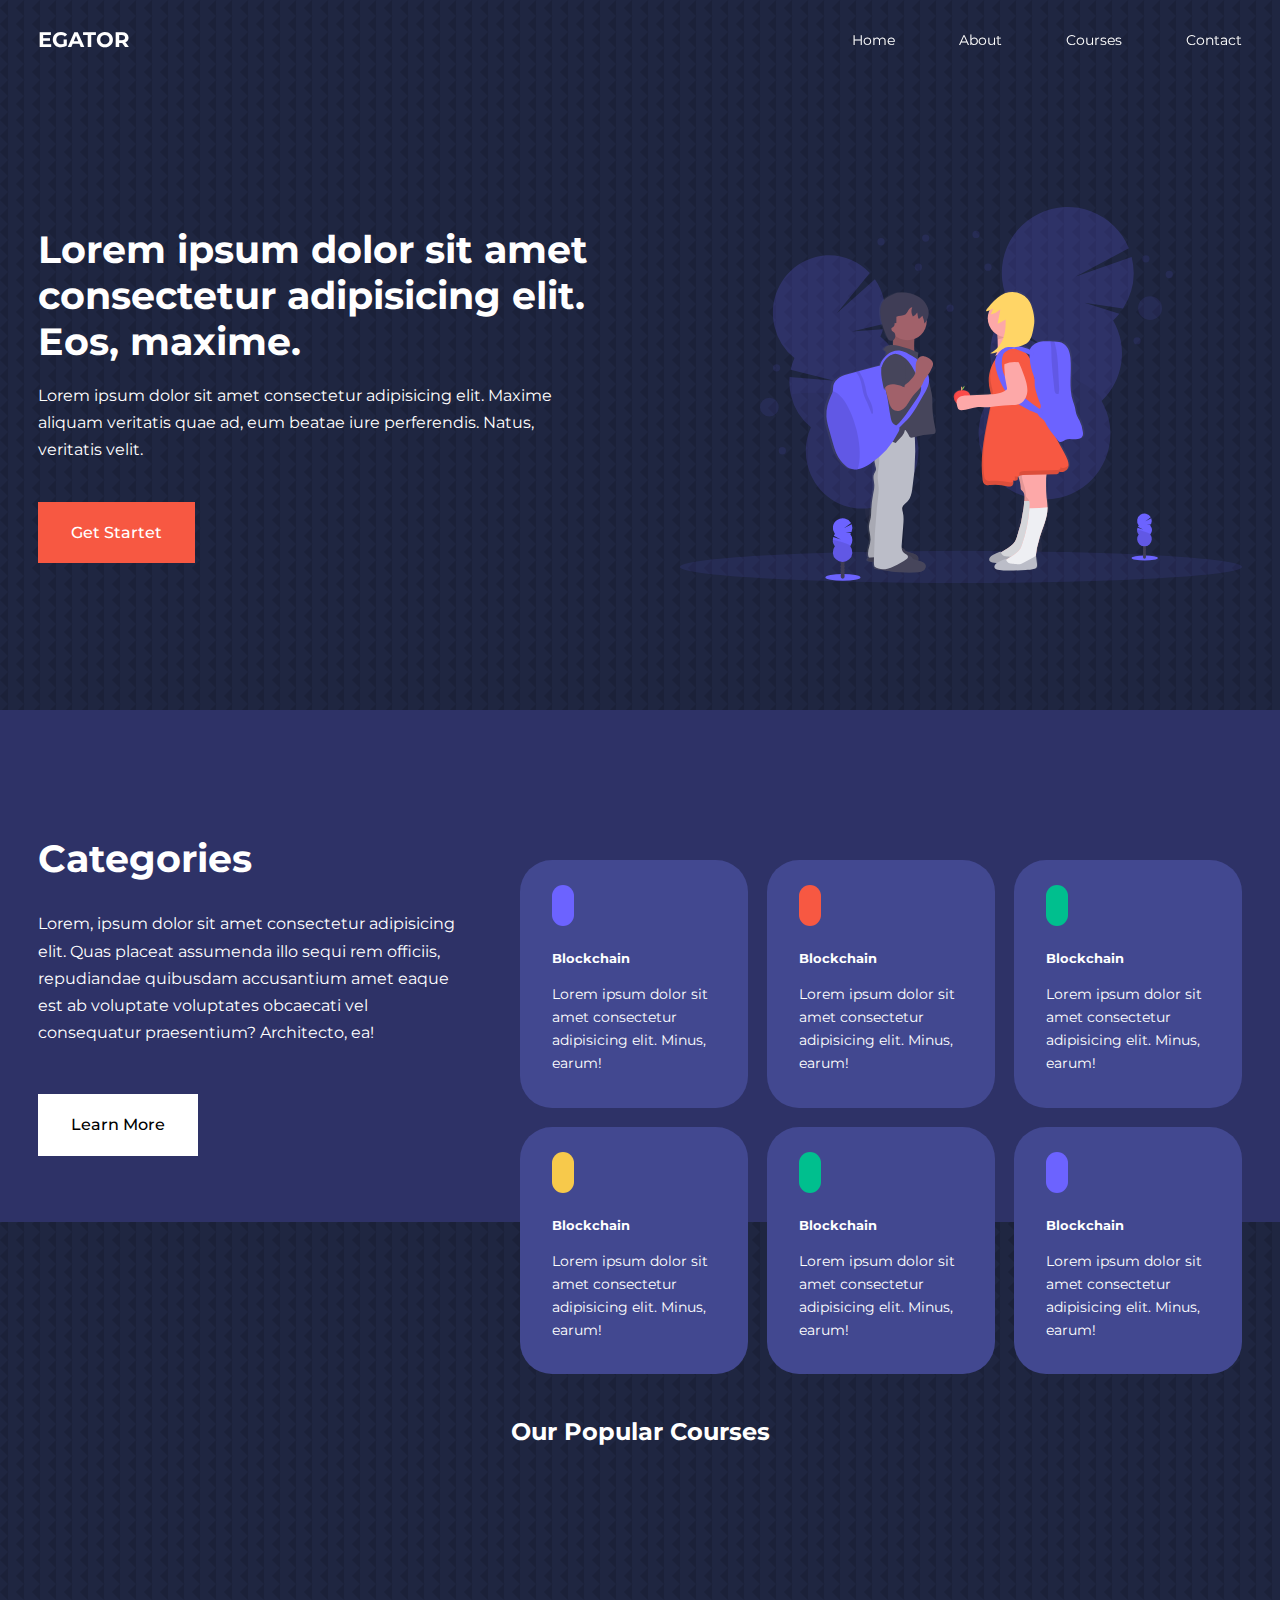
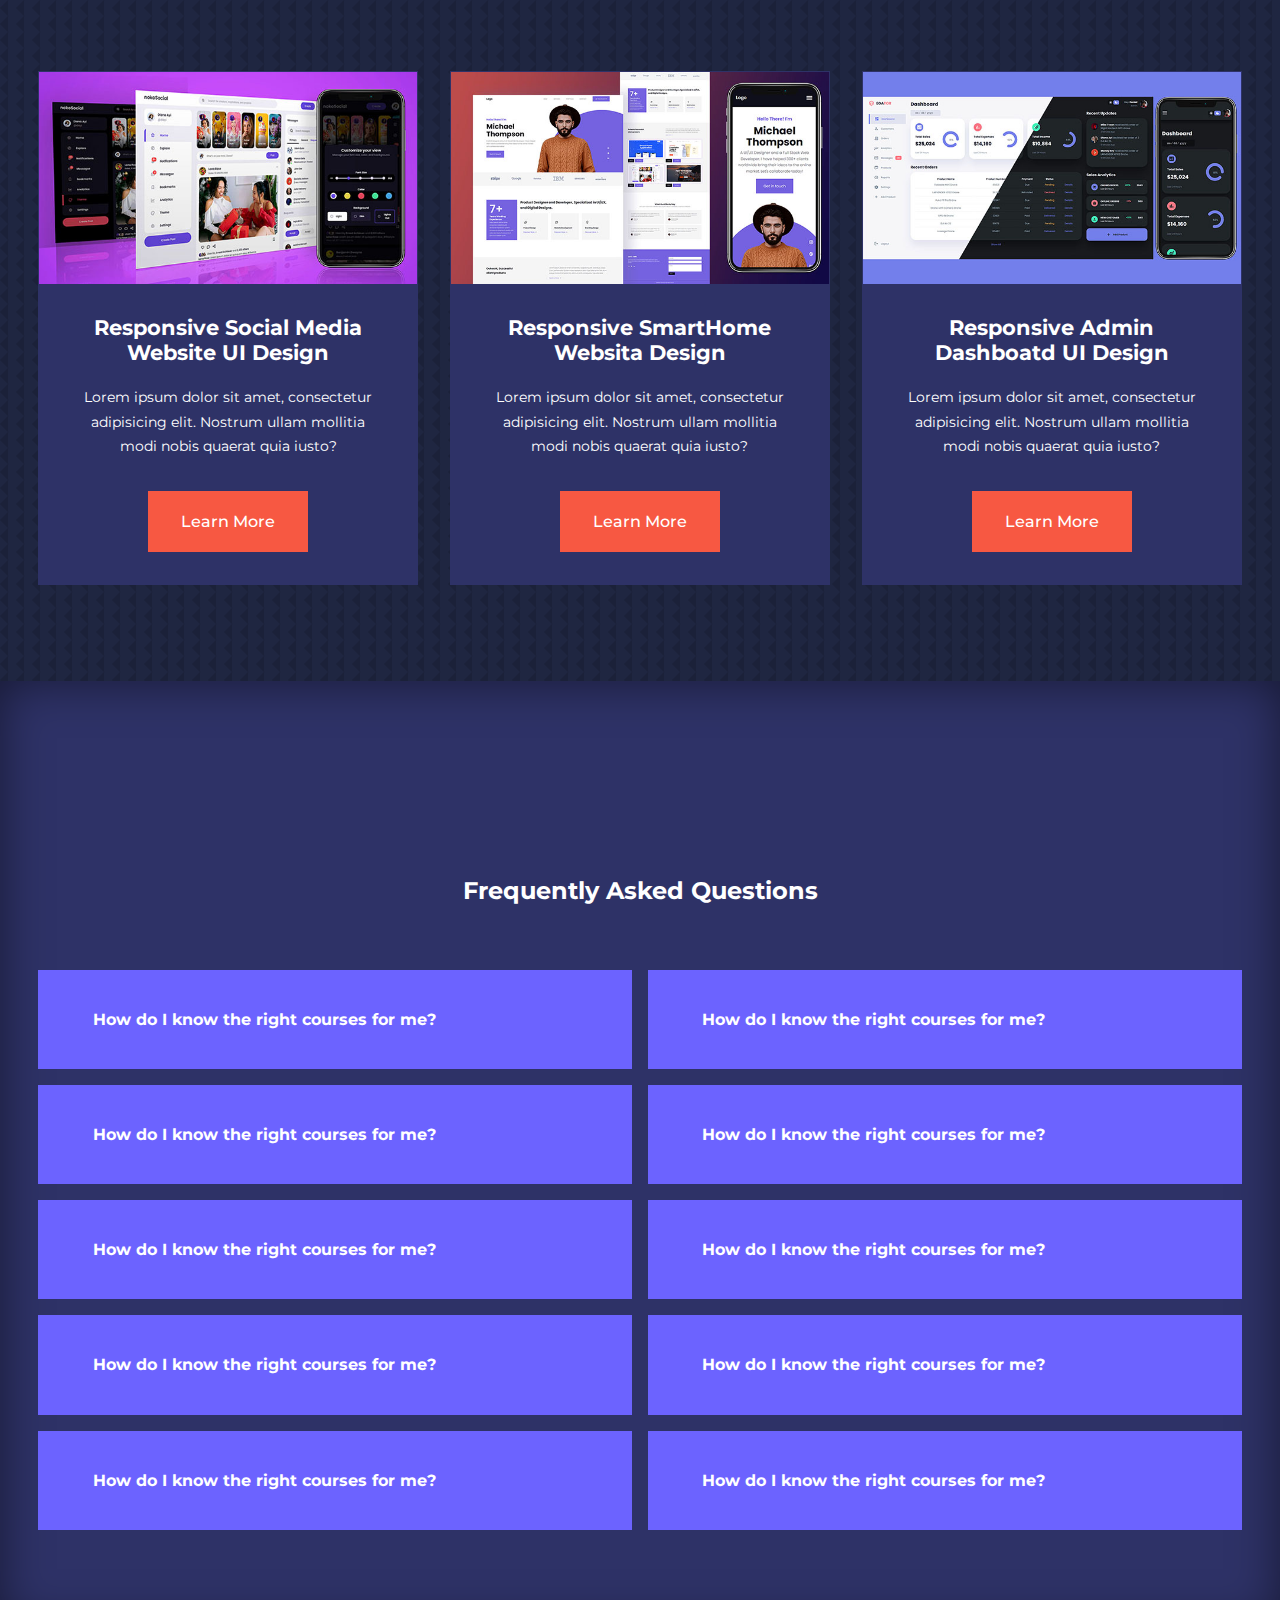
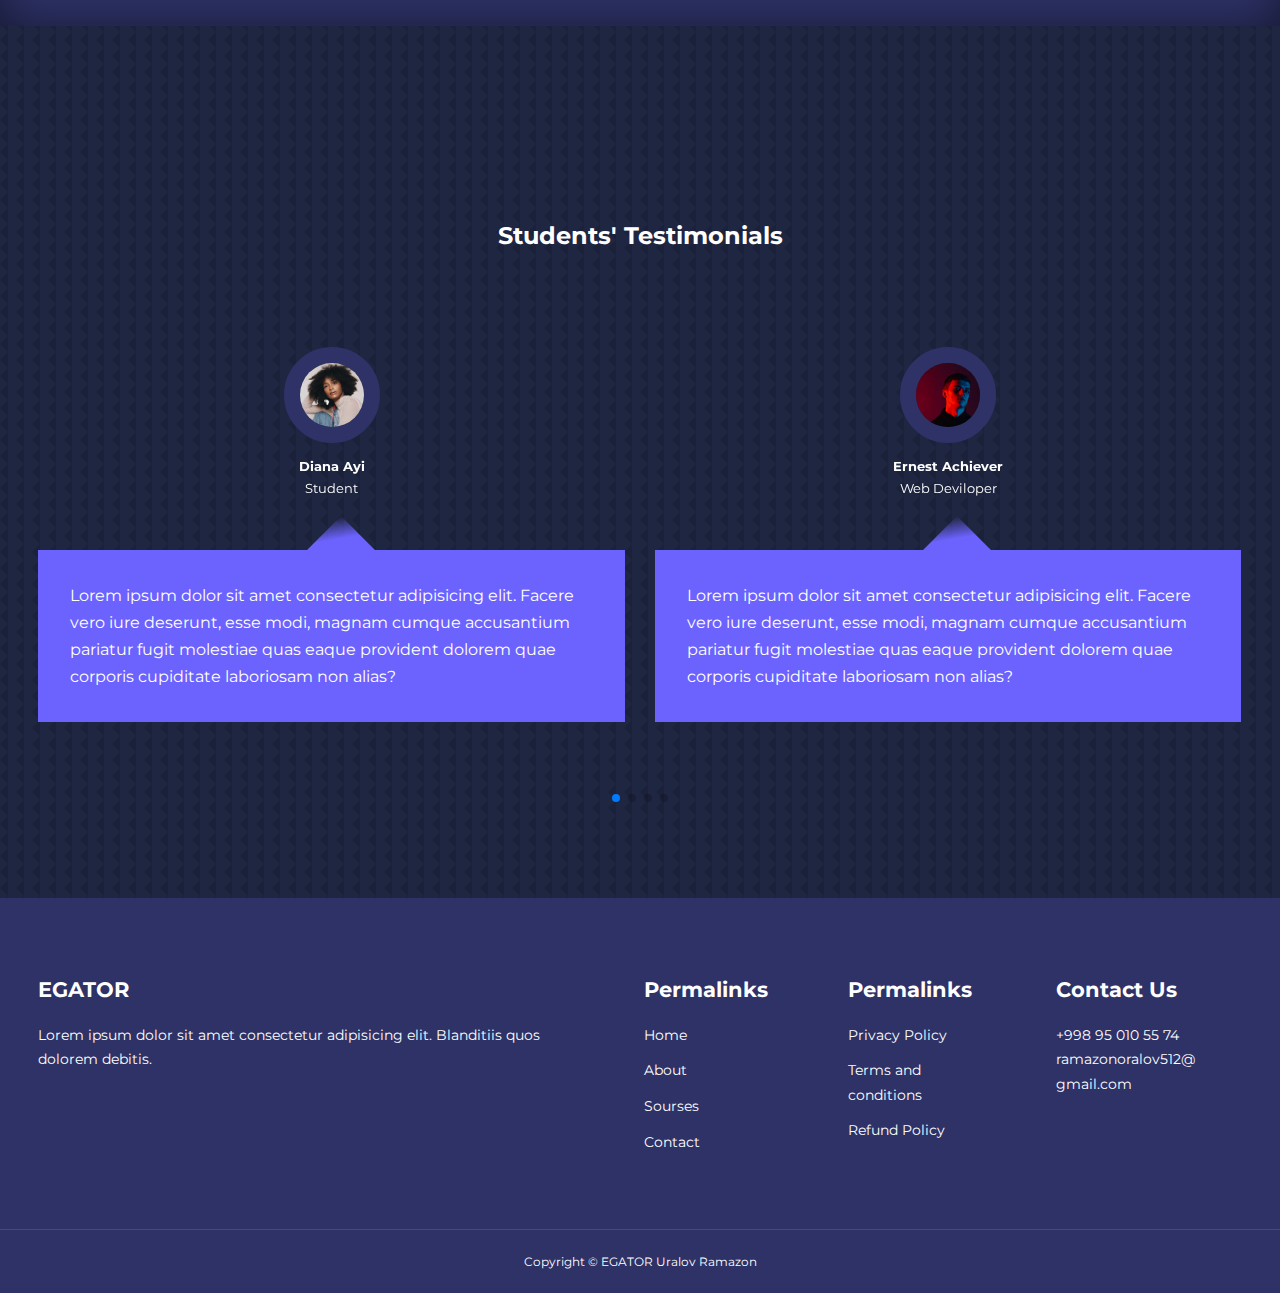
<file: index.html>
<!DOCTYPE html>
<html lang="en">
<head>
    <meta charset="UTF-8">
    <meta http-equiv="X-UA-Compatible" content="IE=edge">
    <meta name="viewport" content="width=device-width, initial-scale=1.0">
    <title>Document</title>
    <!-- ICONSCOUT CND -->
    <link rel="stylesheet" href="https://unicons.iconscout.com/release/v4.0.8/css/line.css">
    <!-- GOOGLE FONTS (MONTSERRAT) -->
    <link rel="preconnect" href="https://fonts.googleapis.com">
    <link rel="preconnect" href="https://fonts.gstatic.com" crossorigin>
    <link href="https://fonts.googleapis.com/css2?family=DM+Sans:wght@400;500&family=Montserrat:wght@300;400;500;600;700;800;900&family=Poppins:wght@300;400;500;600;700&display=swap" rel="stylesheet">
    <!-- SWIPER JS -->

    <link
    rel="stylesheet"
    href="https://cdn.jsdelivr.net/npm/swiper@10/swiper-bundle.min.css"/>
    <link rel="stylesheet" href="css/style.css">
    <style>
        body{
            background-image: url(./images/bg-texture.png);
        }
    </style>
</head>
<body>
    <nav>
        <div class="container nav__container">
            <a href="inde.html"><h4>EGATOR</h4></a>
            <ul class="nav__menu">
                <li><a href="index.html">Home</a></li>
                <li><a href="about.html">About</a></li>
                <li><a href="courses.html">Courses</a></li>
                <li><a href="contact.html">Contact</a></li>
            </ul>
            <button id="open-menu-btn"><i class="uil uil-bars"></i></button>
            <button id="close-menu-btn"><i class="uil uil-multiply"></i></button>
        </div>
    </nav>


    <!-- _______END OF NAVBAR______ -->


    <header>
        <div class="container header__container">
            <div class="header__left">
                <h1>Lorem ipsum dolor sit amet consectetur adipisicing elit. Eos, maxime.</h1>
                <p>
                    Lorem ipsum dolor sit amet consectetur adipisicing elit. Maxime aliquam veritatis quae ad, eum beatae iure perferendis. Natus, veritatis velit.
                </p>
                <a href="courses.html" class="btn btn-primary">Get Startet</a>
            </div>
            <div class="header__right">
                <div class="header__right">
                    <img src="./images/header.svg" alt="">
                </div>
            </div>
        </div>
    </header>

    <!-- _______END OF HEADER______ -->

    <sectionv class="categories">
        <div class="container categories__container">
            <div class="categories__left">
                <h1>Categories</h1>
                <p>Lorem, ipsum dolor sit amet consectetur adipisicing elit. Quas placeat assumenda illo sequi rem officiis, repudiandae quibusdam accusantium amet eaque est ab voluptate voluptates obcaecati vel consequatur praesentium? Architecto, ea!</p>
                <a href="#" class="btn">Learn More</a>
            </div>
            <div class="categories__right">
                <article class="category">
                    <span class="category__icons"><i class="uil uil-bitcoin-circle"></i></span>
                        <h5>Blockchain</h5>
                        <p>Lorem ipsum dolor sit amet consectetur adipisicing elit. Minus, earum!</p>
                </article>

                <article class="category">
                    <span class="category__icons"><i class="uil uil-palette"></i></span>
                        <h5>Blockchain</h5>
                        <p>Lorem ipsum dolor sit amet consectetur adipisicing elit. Minus, earum!</p>
                </article>

                <article class="category">
                    <span class="category__icons"><i class="uil uil-usd-circle"></i></span>
                        <h5>Blockchain</h5>
                        <p>Lorem ipsum dolor sit amet consectetur adipisicing elit. Minus, earum!</p>
                </article>

                <article class="category">
                    <span class="category__icons"><i class="uil uil-megaphone"></i></span>
                        <h5>Blockchain</h5>
                        <p>Lorem ipsum dolor sit amet consectetur adipisicing elit. Minus, earum!</p>
                </article>

                <article class="category">
                    <span class="category__icons"><i class="uil uil-music"></i></i></span>
                        <h5>Blockchain</h5>
                        <p>Lorem ipsum dolor sit amet consectetur adipisicing elit. Minus, earum!</p>
                </article>

                <article class="category">
                    <span class="category__icons"><i class="uil uil-puzzle-piece"></i></span>
                        <h5>Blockchain</h5>
                        <p>Lorem ipsum dolor sit amet consectetur adipisicing elit. Minus, earum!</p>
                </article>
            </div>
        </div>
    </sectionv>



    <section class="courses">
        <h2>Our Popular Courses</h2>
        <div class="container courses__container">
            <article class="course">
                <div class="course__image">
                    <img src="./images/course1.jpg" alt="">
                </div>
                <div class="course__info">
                    <h4>Responsive Social Media Website UI Design</h4>
                <p>
                    Lorem ipsum dolor sit amet, consectetur adipisicing elit. Nostrum ullam mollitia modi nobis quaerat quia iusto?
                </p>
                <a href="courses.html" class="btn btn-primary">Learn More</a>
                </div>
            </article>

            <article class="course">
                <div class="course__image">
                    <img src="./images/course2.jpg" alt="">
                </div>
                <div class="course__info">
                    <h4>Responsive SmartHome Websita Design</h4>
                <p>
                    Lorem ipsum dolor sit amet, consectetur adipisicing elit. Nostrum ullam mollitia modi nobis quaerat quia iusto?
                </p>
                <a href="courses.html" class="btn btn-primary">Learn More</a>
                </div>
            </article>

            <article class="course">
                <div class="course__image">
                    <img src="./images/course3.jpg" alt="">
                </div>
                <div class="course__info">
                    <h4>Responsive Admin Dashboatd UI Design</h4>
                <p>
                    Lorem ipsum dolor sit amet, consectetur adipisicing elit. Nostrum ullam mollitia modi nobis quaerat quia iusto?
                </p>
                <a href="courses.html" class="btn btn-primary">Learn More</a>
                </div>
            </article>
        </div>
    </section>


        <!-- _______COURSES END______ -->
    



        <section class="faqs">
            <h2>Frequently Asked Questions</h2>
            <div class="container faqs__container">
                <article class="faq">
                    <div class="faq__icon"><i class="uil uil-plus"></i></div>
                    <div class="question__answer">
                        <h4>How do I know the right courses for me?</h4>
                        <p>
                            Lorem ipsum dolor sit amet, consectetur adipisicing elit. Soluta ab quaerat consequatur optio et consectetur dolorum quod, delectus tenetur officiis iste atque rem? Maxime doloribus officiis repellat numquam, nobis nemo.
                        </p>
                    </div>
                </article>

                <article class="faq">
                    <div class="faq__icon"><i class="uil uil-plus"></i></div>
                    <div class="question__answer">
                        <h4>How do I know the right courses for me?</h4>
                        <p>
                            Lorem ipsum dolor sit amet, consectetur adipisicing elit. Soluta ab quaerat consequatur optio et consectetur dolorum quod, delectus tenetur officiis iste atque rem? Maxime doloribus officiis repellat numquam, nobis nemo.
                        </p>
                    </div>
                </article>

                <article class="faq">
                    <div class="faq__icon"><i class="uil uil-plus"></i></div>
                    <div class="question__answer">
                        <h4>How do I know the right courses for me?</h4>
                        <p>
                            Lorem ipsum dolor sit amet, consectetur adipisicing elit. Soluta ab quaerat consequatur optio et consectetur dolorum quod, delectus tenetur officiis iste atque rem? Maxime doloribus officiis repellat numquam, nobis nemo.
                        </p>
                    </div>
                </article>

                <article class="faq">
                    <div class="faq__icon"><i class="uil uil-plus"></i></div>
                    <div class="question__answer">
                        <h4>How do I know the right courses for me?</h4>
                        <p>
                            Lorem ipsum dolor sit amet, consectetur adipisicing elit. Soluta ab quaerat consequatur optio et consectetur dolorum quod, delectus tenetur officiis iste atque rem? Maxime doloribus officiis repellat numquam, nobis nemo.
                        </p>
                    </div>
                </article>

                <article class="faq">
                    <div class="faq__icon"><i class="uil uil-plus"></i></div>
                    <div class="question__answer">
                        <h4>How do I know the right courses for me?</h4>
                        <p>
                            Lorem ipsum dolor sit amet, consectetur adipisicing elit. Soluta ab quaerat consequatur optio et consectetur dolorum quod, delectus tenetur officiis iste atque rem? Maxime doloribus officiis repellat numquam, nobis nemo.
                        </p>
                    </div>
                </article>

                <article class="faq">
                    <div class="faq__icon"><i class="uil uil-plus"></i></div>
                    <div class="question__answer">
                        <h4>How do I know the right courses for me?</h4>
                        <p>
                            Lorem ipsum dolor sit amet, consectetur adipisicing elit. Soluta ab quaerat consequatur optio et consectetur dolorum quod, delectus tenetur officiis iste atque rem? Maxime doloribus officiis repellat numquam, nobis nemo.
                        </p>
                    </div>
                </article>

                <article class="faq">
                    <div class="faq__icon"><i class="uil uil-plus"></i></div>
                    <div class="question__answer">
                        <h4>How do I know the right courses for me?</h4>
                        <p>
                            Lorem ipsum dolor sit amet, consectetur adipisicing elit. Soluta ab quaerat consequatur optio et consectetur dolorum quod, delectus tenetur officiis iste atque rem? Maxime doloribus officiis repellat numquam, nobis nemo.
                        </p>
                    </div>
                </article>

                <article class="faq">
                    <div class="faq__icon"><i class="uil uil-plus"></i></div>
                    <div class="question__answer">
                        <h4>How do I know the right courses for me?</h4>
                        <p>
                            Lorem ipsum dolor sit amet, consectetur adipisicing elit. Soluta ab quaerat consequatur optio et consectetur dolorum quod, delectus tenetur officiis iste atque rem? Maxime doloribus officiis repellat numquam, nobis nemo.
                        </p>
                    </div>
                </article>

                <article class="faq">
                    <div class="faq__icon"><i class="uil uil-plus"></i></div>
                    <div class="question__answer">
                        <h4>How do I know the right courses for me?</h4>
                        <p>
                            Lorem ipsum dolor sit amet, consectetur adipisicing elit. Soluta ab quaerat consequatur optio et consectetur dolorum quod, delectus tenetur officiis iste atque rem? Maxime doloribus officiis repellat numquam, nobis nemo.
                        </p>
                    </div>
                </article>

                <article class="faq">
                    <div class="faq__icon"><i class="uil uil-plus"></i></div>
                    <div class="question__answer">
                        <h4>How do I know the right courses for me?</h4>
                        <p>
                            Lorem ipsum dolor sit amet, consectetur adipisicing elit. Soluta ab quaerat consequatur optio et consectetur dolorum quod, delectus tenetur officiis iste atque rem? Maxime doloribus officiis repellat numquam, nobis nemo.
                        </p>
                    </div>
                </article>
            </div>
        </section>

          <!-- _______END OF FAQs______ -->


          <section class="container testimonials__container mySwiper">
            <h2>Students' Testimonials</h2>
            <div class="swiper-wrapper">
                <article class="testimonial swiper-slide">
                    <div class="avatar">
                        <img src="./images/avatar1.jpg" alt="">
                    </div>
                    <div class="terminal__info">
                        <h5>Diana Ayi</h5>
                        <small>Student</small>
                    </div>
                    <div class="testimonial__body">
                        <p>
                            Lorem ipsum dolor sit amet consectetur adipisicing elit. Facere vero iure deserunt, esse modi, magnam cumque accusantium pariatur fugit molestiae quas eaque provident dolorem quae corporis cupiditate laboriosam non alias?
                        </p>
                    </div>
                </article>

                <article class="testimonial swiper-slide">
                    <div class="avatar">
                        <img src="./images/avatar2.jpg" alt="">
                    </div>
                    <div class="terminal__info">
                        <h5>Ernest Achiever</h5>
                        <small>Web Deviloper</small>
                    </div>
                    <div class="testimonial__body">
                        <p>
                            Lorem ipsum dolor sit amet consectetur adipisicing elit. Facere vero iure deserunt, esse modi, magnam cumque accusantium pariatur fugit molestiae quas eaque provident dolorem quae corporis cupiditate laboriosam non alias?
                        </p>
                    </div>
                </article>

                <article class="testimonial swiper-slide">
                    <div class="avatar">
                        <img src="./images/avatar3.jpg" alt="">
                    </div>
                    <div class="terminal__info">
                        <h5>Edem Quist</h5>
                        <small>Student</small>
                    </div>
                    <div class="testimonial__body">
                        <p>
                            Lorem ipsum dolor sit amet consectetur adipisicing elit. Facere vero iure deserunt, esse modi, magnam cumque accusantium pariatur fugit molestiae quas eaque provident dolorem quae corporis cupiditate laboriosam non alias?
                        </p>
                    </div>
                </article>

                <article class="testimonial swiper-slide">
                    <div class="avatar">
                        <img src="./images/avatar5.jpg" alt="">
                    </div>
                    <div class="terminal__info">
                        <h5>Hajja Bintu</h5>
                        <small>Student</small>
                    </div>
                    <div class="testimonial__body">
                        <p>
                            Lorem ipsum dolor sit amet consectetur adipisicing elit. Facere vero iure deserunt, esse modi, magnam cumque accusantium pariatur fugit molestiae quas eaque provident dolorem quae corporis cupiditate laboriosam non alias?
                        </p>
                    </div>
                </article>
                <article class="testimonial swiper-slide">
                    <div class="avatar">
                        <img src="./images/avatar6.jpg" alt="">
                    </div>
                    <div class="terminal__info">
                        <h5>Hajja Bintu</h5>
                        <small>Student</small>
                    </div>
                    <div class="testimonial__body">
                        <p>
                            Lorem ipsum dolor sit amet consectetur adipisicing elit. Facere vero iure deserunt, esse modi, magnam cumque accusantium pariatur fugit molestiae quas eaque provident dolorem quae corporis cupiditate laboriosam non alias?
                        </p>
                    </div>
                </article>
            </div>
            <div class="swiper-pagination"></div>
          </section>

          


          <footer class="footer">
            <div class="container footer__container">
    
                <div class="footer__1">
                    <a href="index.html" class="footer__logo"><h4>EGATOR</h4></a>
                    <p>
                        Lorem ipsum dolor sit amet consectetur adipisicing elit. Blanditiis quos dolorem debitis.
                    </p>
                </div>
    
                <div class="footer__2">
                    <h4>Permalinks</h4>
                 <ul class="Permalinks">
                    <li><a href="index.html">Home</a></li>
                    <li><a href="about.html">About</a></li>
                    <li><a href="courses.html">Sourses</a></li>
                    <li><a href="contact.html">Contact</a></li>
                 </ul>        
                </div>
    
                <div class="footer__3">
                    <h4>Permalinks</h4>
                  <ul class="Permalinks">
                    <li><a href="#">Privacy Policy</a></li>
                    <li><a href="#">Terms and conditions</a></li>
                    <li><a href="#">Refund Policy</a></li>
                 </ul>        
                </div>
    
                <div class="footer__4">
                 <h4>Contact Us</h4>
               
                <p>+998 95 010 55 74</p>
                <p>ramazonoralov512@
                    gmail.com
                </p>
                
    
                <ul class="footer__socials">
                    <li>
                        <a href="#"><i class="uil uil-facebook-f"></i></a>
                    </li>
                    <li>
                        <a href="#"><i class="uil uil-instagram-alt"></i></a>
                    </li>
                    <li>
                        <a href="#"><i class="uil uil-twitter"></i></a>
                    </li>
                    <li>
                        <a href="#"><i class="uil uil-linkedin-alt"></i></a>
                    </li>
                </ul>
            </div>
    
    
    
            </div>
            <div class="footer__copyright">
                <small>Copyright &copy; EGATOR Uralov Ramazon</small>
             </div>
        </footer>



</body>
<script src="https://cdn.jsdelivr.net/npm/swiper@10/swiper-bundle.min.js"></script>
<script src="js/script.js"></script>
<script>
    var swiper = new Swiper(".mySwiper", {
      slidesPerView: 1,
      spaceBetween: 30,
      pagination: {
        el: ".swiper-pagination",
        clickable: true,
      },
    //   when window width is >= 600px
    breakpoints: {
        600: {
            slidesPerView: 2
        }
    }
    });
</script>
</html>
</file>
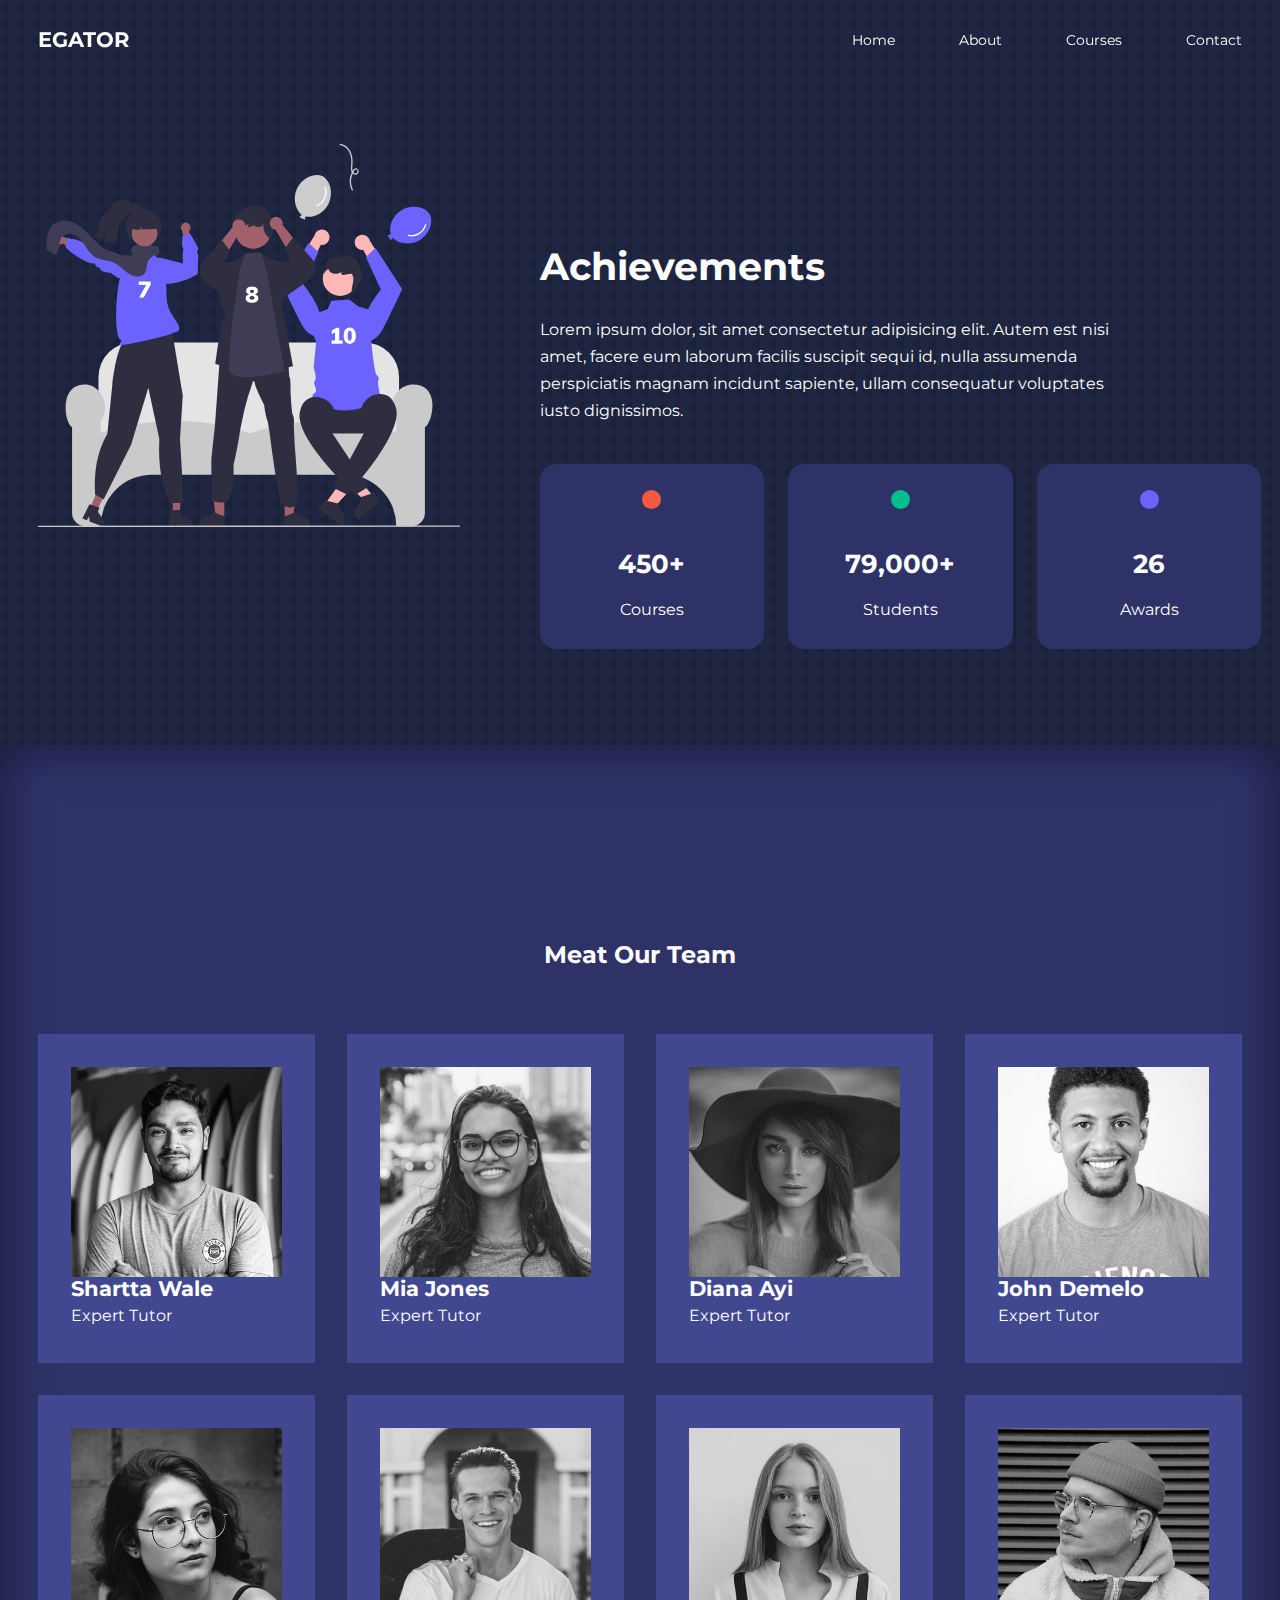
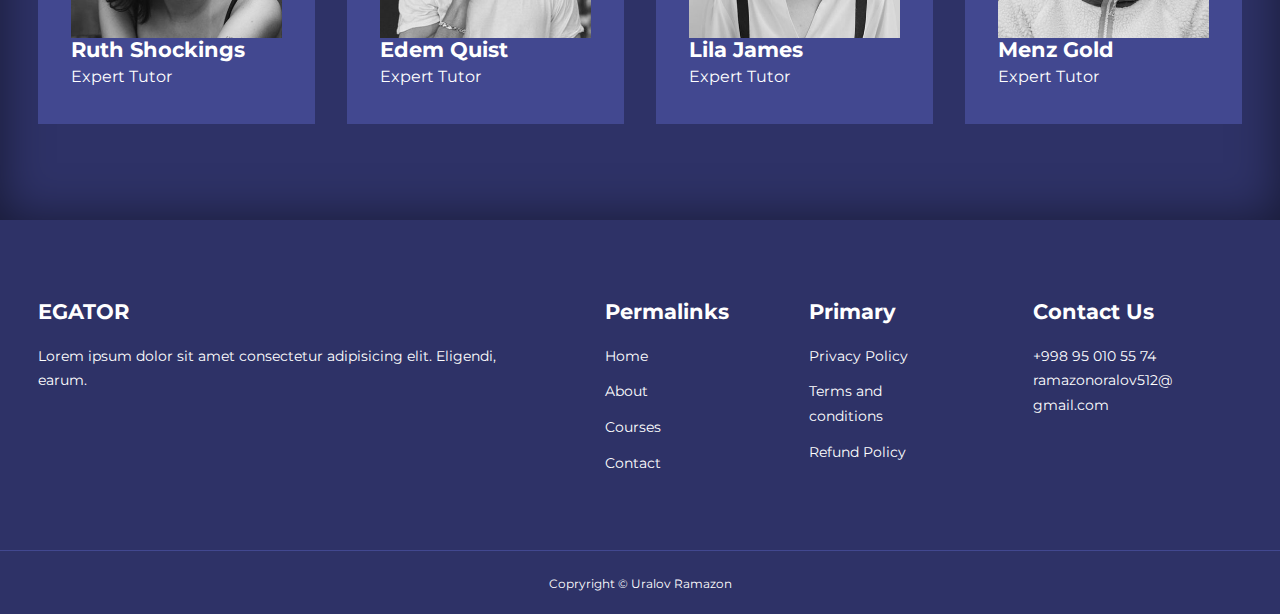
<file: about.html>
<!DOCTYPE html>
<html lang="en">
<head>
    <meta charset="UTF-8">
    <meta http-equiv="X-UA-Compatible" content="IE=edge">
    <meta name="viewport" content="width=device-width, initial-scale=1.0">
    <title>Document</title>
    <!-- ICONSCOUT CND -->
    <link rel="stylesheet" href="https://unicons.iconscout.com/release/v4.0.8/css/line.css">
    <!-- GOOGLE FONTS (MONTSERRAT) -->
    <link rel="preconnect" href="https://fonts.googleapis.com">
    <link rel="preconnect" href="https://fonts.gstatic.com" crossorigin>
    <link href="https://fonts.googleapis.com/css2?family=DM+Sans:wght@400;500&family=Montserrat:wght@300;400;500;600;700;800;900&family=Poppins:wght@300;400;500;600;700&display=swap" rel="stylesheet">
    <!-- SWIPER JS -->

    <link rel="stylesheet" href="css/style.css">
    <link rel="stylesheet" href="css/about.css">
    <style>
        body{
            background-image: url(./images/bg-texture.png);
        }
    </style>
</head>
<body>
    <nav>
        <div class="container nav__container">
            <a href="inde.html"><h4>EGATOR</h4></a>
            <ul class="nav__menu">
                <li><a href="index.html">Home</a></li>
                <li><a href="about.html">About</a></li>
                <li><a href="courses.html">Courses</a></li>
                <li><a href="contact.html">Contact</a></li>
            </ul>
            <button id="open-menu-btn"><i class="uil uil-bars"></i></button>
            <button id="close-menu-btn"><i class="uil uil-multiply"></i></button>
        </div>
    </nav>


    <!-- _______END OF NAVBAR______ -->




    <section class="about__achievements">
        <div class="container about__achievements-container">
            <div class="about__achievements-left">
                <img src="./images/about achievements.svg" alt="">
            </div>
            <div class="about__achievements-right">
                <h1>Achievements</h1>
                <p>
                Lorem ipsum dolor, sit amet consectetur adipisicing elit. Autem est nisi amet, facere eum laborum facilis suscipit sequi id, nulla assumenda perspiciatis magnam incidunt sapiente, ullam consequatur voluptates iusto dignissimos.    
                </p>
                <div class="achievements__cards">
                    <article class="achievement__card">
                        <span class="achievelement__icon">
                            <i class="uil uil-video"></i>
                        </span>
                        <h3>450+</h3>
                        <p>Courses</p>
                    </article>

                    <article class="achievement__card">
                        <span class="achievelement__icon">
                            <i class="uil uil-users-alt"></i>
                        </span>
                        <h3>79,000+</h3>
                        <p>Students</p>
                    </article>

                    <article class="achievement__card">
                        <span class="achievelement__icon">
                            <i class="uil uil-award"></i>
                        </span>
                        <h3>26</h3>
                        <p>Awards</p>
                    </article>

                </div>
            </div>
        </div>
    </section>


    <!-- ___________END OF ACHIEVEMENTS__________ -->


    <section class="team">
        <h2>Meat Our Team</h2>
        <div class="container team__container">
            <article class="team__member">
                <div class="team__member-image">
                  <img src=".//images/tm1.jpg" alt="">  
                </div>
                <div class="tam__member-info">
                    <h4>Shartta Wale</h4>
                    <p>Expert Tutor</p>
                </div>
                <div class="team__member-socials">
                    <a href="https://instagram.com" target="_blank"><i class="uil uil-instagram"></i></a>
                    <a href="https://twitter.com" target="_blank"><i class="uil uil-twitter-alt"></i></a>
                    <a href="https://linkedin.com" target="_blank"><i class="uil uil-linkedin-alt"></i></a>
                </div>
            </article>

            <article class="team__member">
                <div class="team__member-image">
                  <img src=".//images/tm2.jpg" alt="">  
                </div>
                <div class="tam__member-info">
                    <h4>Mia Jones</h4>
                    <p>Expert Tutor</p>
                </div>
                <div class="team__member-socials">
                    <a href="https://instagram.com" target="_blank"><i class="uil uil-instagram"></i></a>
                    <a href="https://twitter.com" target="_blank"><i class="uil uil-twitter-alt"></i></a>
                    <a href="https://linkedin.com" target="_blank"><i class="uil uil-linkedin-alt"></i></a>
                </div>
            </article>

            <article class="team__member">
                <div class="team__member-image">
                  <img src=".//images/tm3.jpg" alt="">  
                </div>
                <div class="tam__member-info">
                    <h4>Diana Ayi</h4>
                    <p>Expert Tutor</p>
                </div>
                <div class="team__member-socials">
                    <a href="https://instagram.com" target="_blank"><i class="uil uil-instagram"></i></a>
                    <a href="https://twitter.com" target="_blank"><i class="uil uil-twitter-alt"></i></a>
                    <a href="https://linkedin.com" target="_blank"><i class="uil uil-linkedin-alt"></i></a>
                </div>
            </article>

            <article class="team__member">
                <div class="team__member-image">
                  <img src=".//images/tm4.jpg" alt="">  
                </div>
                <div class="tam__member-info">
                    <h4>John Demelo</h4>
                    <p>Expert Tutor</p>
                </div>
                <div class="team__member-socials">
                    <a href="https://instagram.com" target="_blank"><i class="uil uil-instagram"></i></a>
                    <a href="https://twitter.com" target="_blank"><i class="uil uil-twitter-alt"></i></a>
                    <a href="https://linkedin.com" target="_blank"><i class="uil uil-linkedin-alt"></i></a>
                </div>
            </article>

            <article class="team__member">
                <div class="team__member-image">
                  <img src=".//images/tm5.jpg" alt="">  
                </div>
                <div class="tam__member-info">
                    <h4>Ruth Shockings</h4>
                    <p>Expert Tutor</p>
                </div>
                <div class="team__member-socials">
                    <a href="https://instagram.com" target="_blank"><i class="uil uil-instagram"></i></a>
                    <a href="https://twitter.com" target="_blank"><i class="uil uil-twitter-alt"></i></a>
                    <a href="https://linkedin.com" target="_blank"><i class="uil uil-linkedin-alt"></i></a>
                </div>
            </article>

            <article class="team__member">
                <div class="team__member-image">
                  <img src=".//images/tm6.jpg" alt="">  
                </div>
                <div class="tam__member-info">
                    <h4>Edem Quist</h4>
                    <p>Expert Tutor</p>
                </div>
                <div class="team__member-socials">
                    <a href="https://instagram.com" target="_blank"><i class="uil uil-instagram"></i></a>
                    <a href="https://twitter.com" target="_blank"><i class="uil uil-twitter-alt"></i></a>
                    <a href="https://linkedin.com" target="_blank"><i class="uil uil-linkedin-alt"></i></a>
                </div>
            </article>

            <article class="team__member">
                <div class="team__member-image">
                  <img src=".//images/tm7.jpg" alt="">  
                </div>
                <div class="tam__member-info">
                    <h4>Lila James</h4>
                    <p>Expert Tutor</p>
                </div>
                <div class="team__member-socials">
                    <a href="https://instagram.com" target="_blank"><i class="uil uil-instagram"></i></a>
                    <a href="https://twitter.com" target="_blank"><i class="uil uil-twitter-alt"></i></a>
                    <a href="https://linkedin.com" target="_blank"><i class="uil uil-linkedin-alt"></i></a>
                </div>
            </article>

            <article class="team__member">
                <div class="team__member-image">
                  <img src=".//images/tm8.jpg" alt="">  
                </div>
                <div class="tam__member-info">
                    <h4>Menz Gold</h4>
                    <p>Expert Tutor</p>
                </div>
                <div class="team__member-socials">
                    <a href="https://instagram.com" target="_blank"><i class="uil uil-instagram"></i></a>
                    <a href="https://twitter.com" target="_blank"><i class="uil uil-twitter-alt"></i></a>
                    <a href="https://linkedin.com" target="_blank"><i class="uil uil-linkedin-alt"></i></a>
                </div>
            </article>
        </div>
    </section>

    <!-- ___________END OF TEAM__________ -->





    <footer class="footer">
        <div class="container footer__container">
            <div class="footer__1">
                <a href="index.html" class="footer__logo"><h4>EGATOR</h4></a>
                <p>
                    Lorem ipsum dolor sit amet consectetur adipisicing elit. Eligendi, earum.
                </p>
            </div>
            <div class="footer__2">
                <h4>Permalinks</h4>
                <ul>
                    <li><a href="index.html">Home</a></li>
                    <li><a href="about.html">About</a></li>
                    <li><a href="courses.html">Courses</a></li>
                    <li><a href="contact.html">Contact</a></li>
                </ul>
            </div>

            <div class="footer__3">
                <h4>Primary</h4>
                <ul class="privacy">
                    <li><a href="#">Privacy Policy</a></li>
                    <li><a href="#">Terms and conditions</a></li>
                    <li><a href="#">Refund Policy</a></li>
                </ul>
            </div>

            <div class="footer__4">
                <h4>Contact Us</h4>
            <div>
            <p>+998 95 010 55 74</p>
            <p>ramazonoralov512@
                gmail.com</p>
            </div>

            <ul class="footer__socials">
                <li>
                    <a href="#"><i class="uil uil-facebook-f"></i></a>
                </li>
                <li>
                    <a href="#"><i class="uil uil-instagram-alt"></i></a>
                </li>
                <li>
                    <a href="#"><i class="uil uil-twitter"></i></a>
                </li>
                <li>
                    <a href="#"><i class="uil uil-linkedin-alt"></i></a>
                </li>
            </ul>


            </div>

        </div>

        <div class="footer__copyright">
            <small>Copryright &copy; Uralov Ramazon</small>
        </div>
      </footer>



</body>
<script src="js/script.js"></script>
</html>
</file>
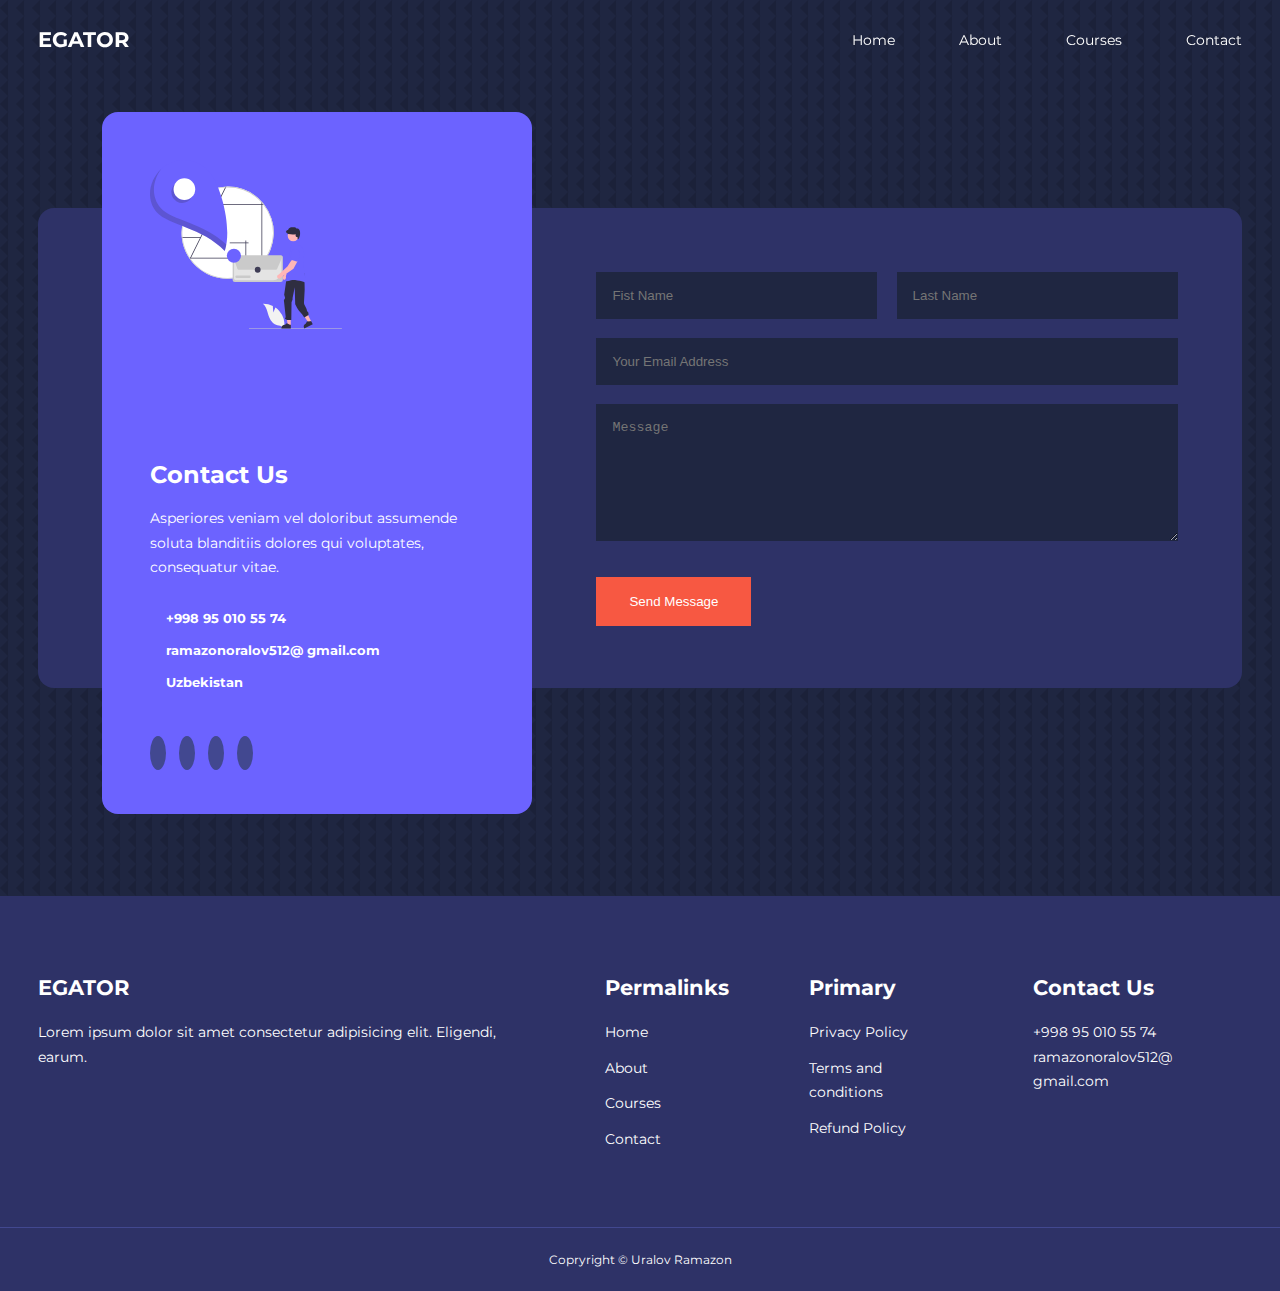
<file: contact.html>
<!DOCTYPE html>
<html lang="en">
<head>
    <meta charset="UTF-8">
    <meta http-equiv="X-UA-Compatible" content="IE=edge">
    <meta name="viewport" content="width=device-width, initial-scale=1.0">
    <title>Document</title>
    <!-- ICONSCOUT CND -->
    <link rel="stylesheet" href="https://unicons.iconscout.com/release/v4.0.8/css/line.css">
    <!-- GOOGLE FONTS (MONTSERRAT) -->
    <link rel="preconnect" href="https://fonts.googleapis.com">
    <link rel="preconnect" href="https://fonts.gstatic.com" crossorigin>
    <link href="https://fonts.googleapis.com/css2?family=DM+Sans:wght@400;500&family=Montserrat:wght@300;400;500;600;700;800;900&family=Poppins:wght@300;400;500;600;700&display=swap" rel="stylesheet">
    <!-- SWIPER JS -->

    <link rel="stylesheet" href="css/style.css">
    <link rel="stylesheet" href="css/contact.css">
    <style>
        .courses{
            margin-top: 1rem;
        }
        body{
            background-image: url(./images/bg-texture.png);
        }
    </style>
</head>
<body>
    <nav>
        <div class="container nav__container">
            <a href="inde.html"><h4>EGATOR</h4></a>
            <ul class="nav__menu">
                <li><a href="index.html">Home</a></li>
                <li><a href="about.html">About</a></li>
                <li><a href="courses.html">Courses</a></li>
                <li><a href="contact.html">Contact</a></li>
            </ul>
            <button id="open-menu-btn"><i class="uil uil-bars"></i></button>
            <button id="close-menu-btn"><i class="uil uil-multiply"></i></button>
        </div>
    </nav>


    <!-- _______END OF NAVBAR______ -->





    <section class="contact">
        <div class="container contact__container">
            <aside class="contact__aside">
                <div class="aside__image">
                    <img src="./images/contact.svg" alt="">
                </div>
                <h2>Contact Us</h2>
                <p>
                    Asperiores veniam vel doloribut assumende soluta blanditiis dolores qui voluptates, consequatur vitae.
                </p>
                <ul class="contact__details">
                    <li>
                        <i class="uil uil-phone-times"></i>
                        <h5>+998 95 010 55 74</h5>
                    </li>
                    <li>
                        <i class="uil uil-envelope"></i>
                        <h5>ramazonoralov512@
                            gmail.com</h5>
                    </li>
                    <li>
                        <i class="uil uil-location-point"></i>
                        <h5>Uzbekistan</h5>
                    </li>
                </ul>
                <ul class="contact__socials">
                    <li> <a href="https://facebook.com"> <i class="uil uil-facebook-f"></i></a></li>
                    <li> <a href="https://instagram.com"> <i class="uil uil-instagram"></i></a></li>
                    <li> <a href="https://twitter.com"> <i class="uil uil-twitter"></i></a></li>
                    <li> <a href="https://linkedin.com"> <i class="uil uil-linkedin-alt"></i></a></li>
                </ul>
            </aside>


            <form action="https://formspree.io/f/xeqnevj" method="post" class="contact__form">
                <div class="form__name">
                    <input type="text" name="Fist Name" placeholder="Fist Name" required>
                    <input type="text" name="Last Name" placeholder="Last Name" required>
                </div>
                <input type="email" name="Email Address" placeholder="Your Email Address" required>
                <textarea name="Message" rows="7" placeholder="Message" required></textarea>
                <button type="submit" class="btn btn-primary">Send Message</button>
            </form>
        </div>
    </section>








    <footer class="footer">
        <div class="container footer__container">
            <div class="footer__1">
                <a href="index.html" class="footer__logo"><h4>EGATOR</h4></a>
                <p>
                    Lorem ipsum dolor sit amet consectetur adipisicing elit. Eligendi, earum.
                </p>
            </div>
            <div class="footer__2">
                <h4>Permalinks</h4>
                <ul>
                    <li><a href="index.html">Home</a></li>
                    <li><a href="about.html">About</a></li>
                    <li><a href="courses.html">Courses</a></li>
                    <li><a href="contact.html">Contact</a></li>
                </ul>
            </div>

            <div class="footer__3">
                <h4>Primary</h4>
                <ul class="privacy">
                    <li><a href="#">Privacy Policy</a></li>
                    <li><a href="#">Terms and conditions</a></li>
                    <li><a href="#">Refund Policy</a></li>
                </ul>
            </div>

            <div class="footer__4">
                <h4>Contact Us</h4>
            <div>
            <p>+998 95 010 55 74</p>
            <p>ramazonoralov512@
                gmail.com</p>
            </div>

            <ul class="footer__socials">
                <li>
                    <a href="#"><i class="uil uil-facebook-f"></i></a>
                </li>
                <li>
                    <a href="#"><i class="uil uil-instagram-alt"></i></a>
                </li>
                <li>
                    <a href="#"><i class="uil uil-twitter"></i></a>
                </li>
                <li>
                    <a href="#"><i class="uil uil-linkedin-alt"></i></a>
                </li>
            </ul>


            </div>

        </div>

        <div class="footer__copyright">
            <small>Copryright &copy; Uralov Ramazon</small>
        </div>
      </footer>



</body>
<script src="js/script.js"></script>
</html>
</file>
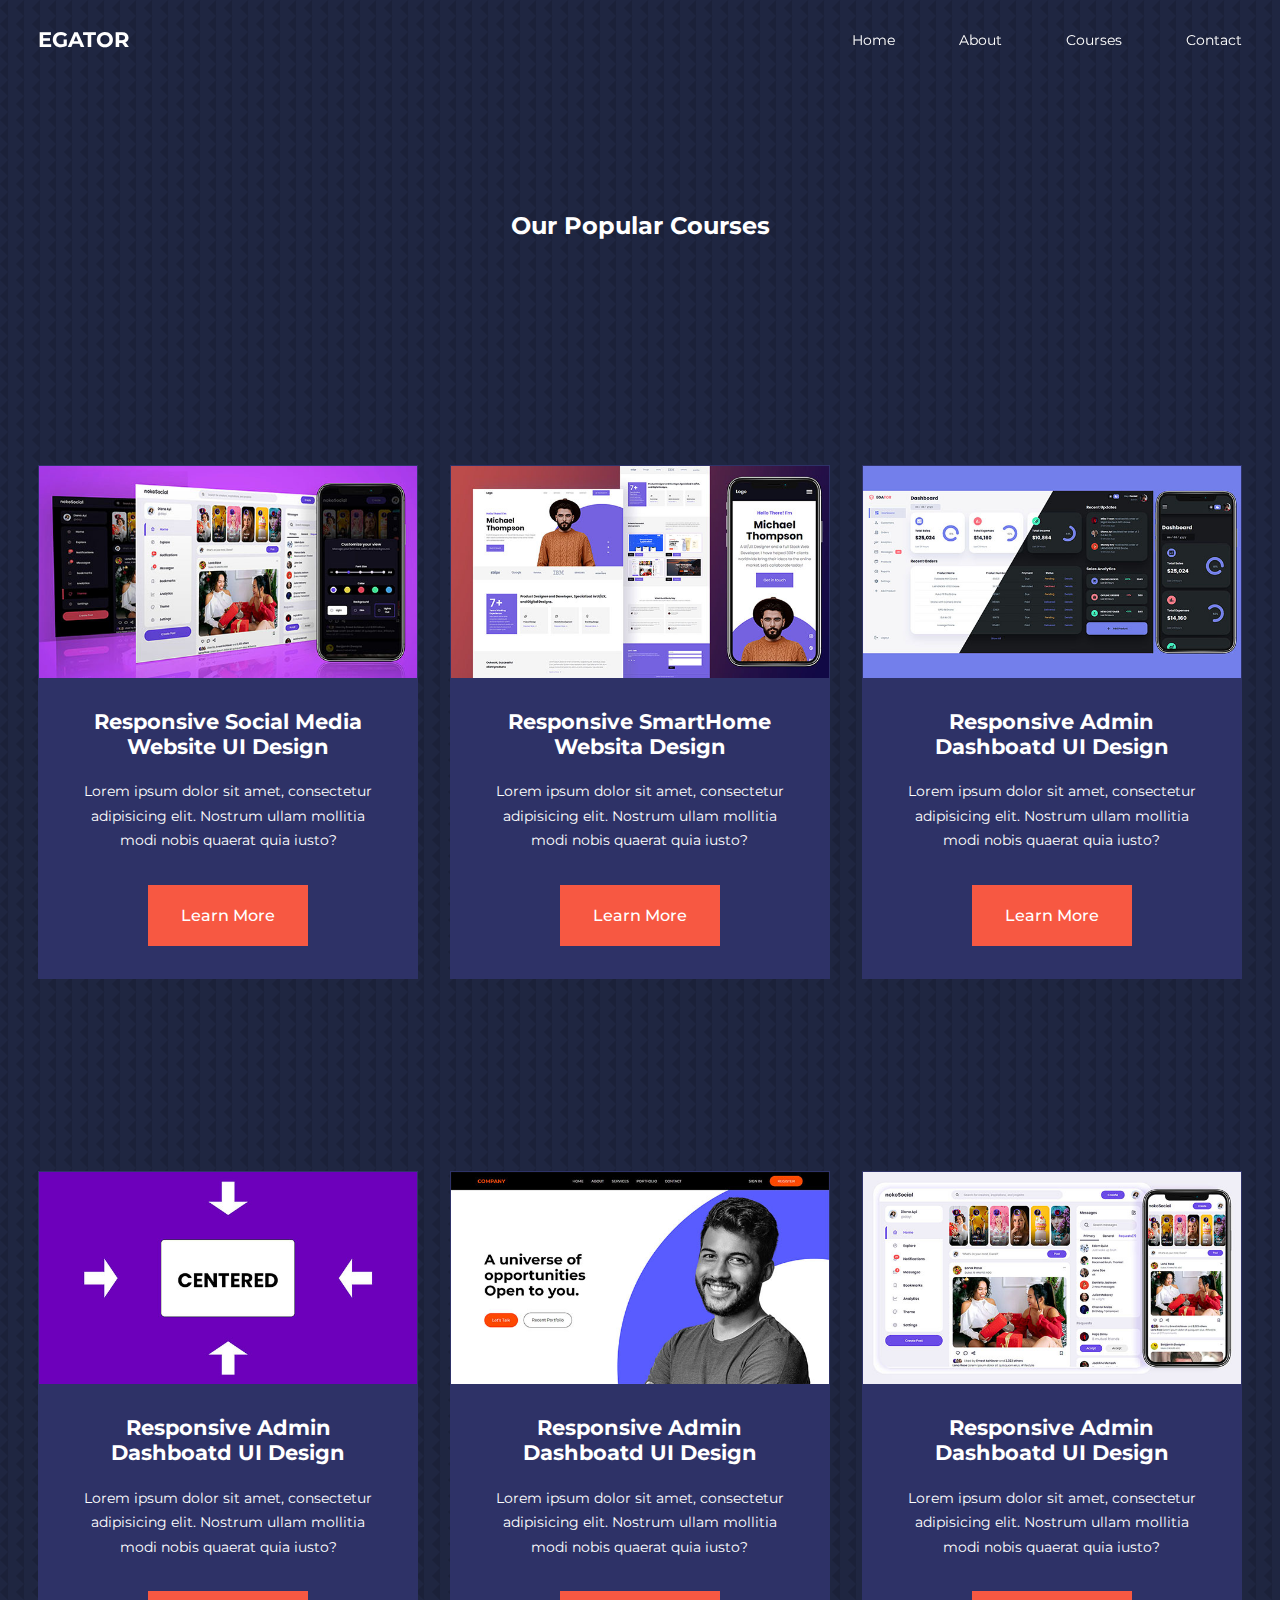
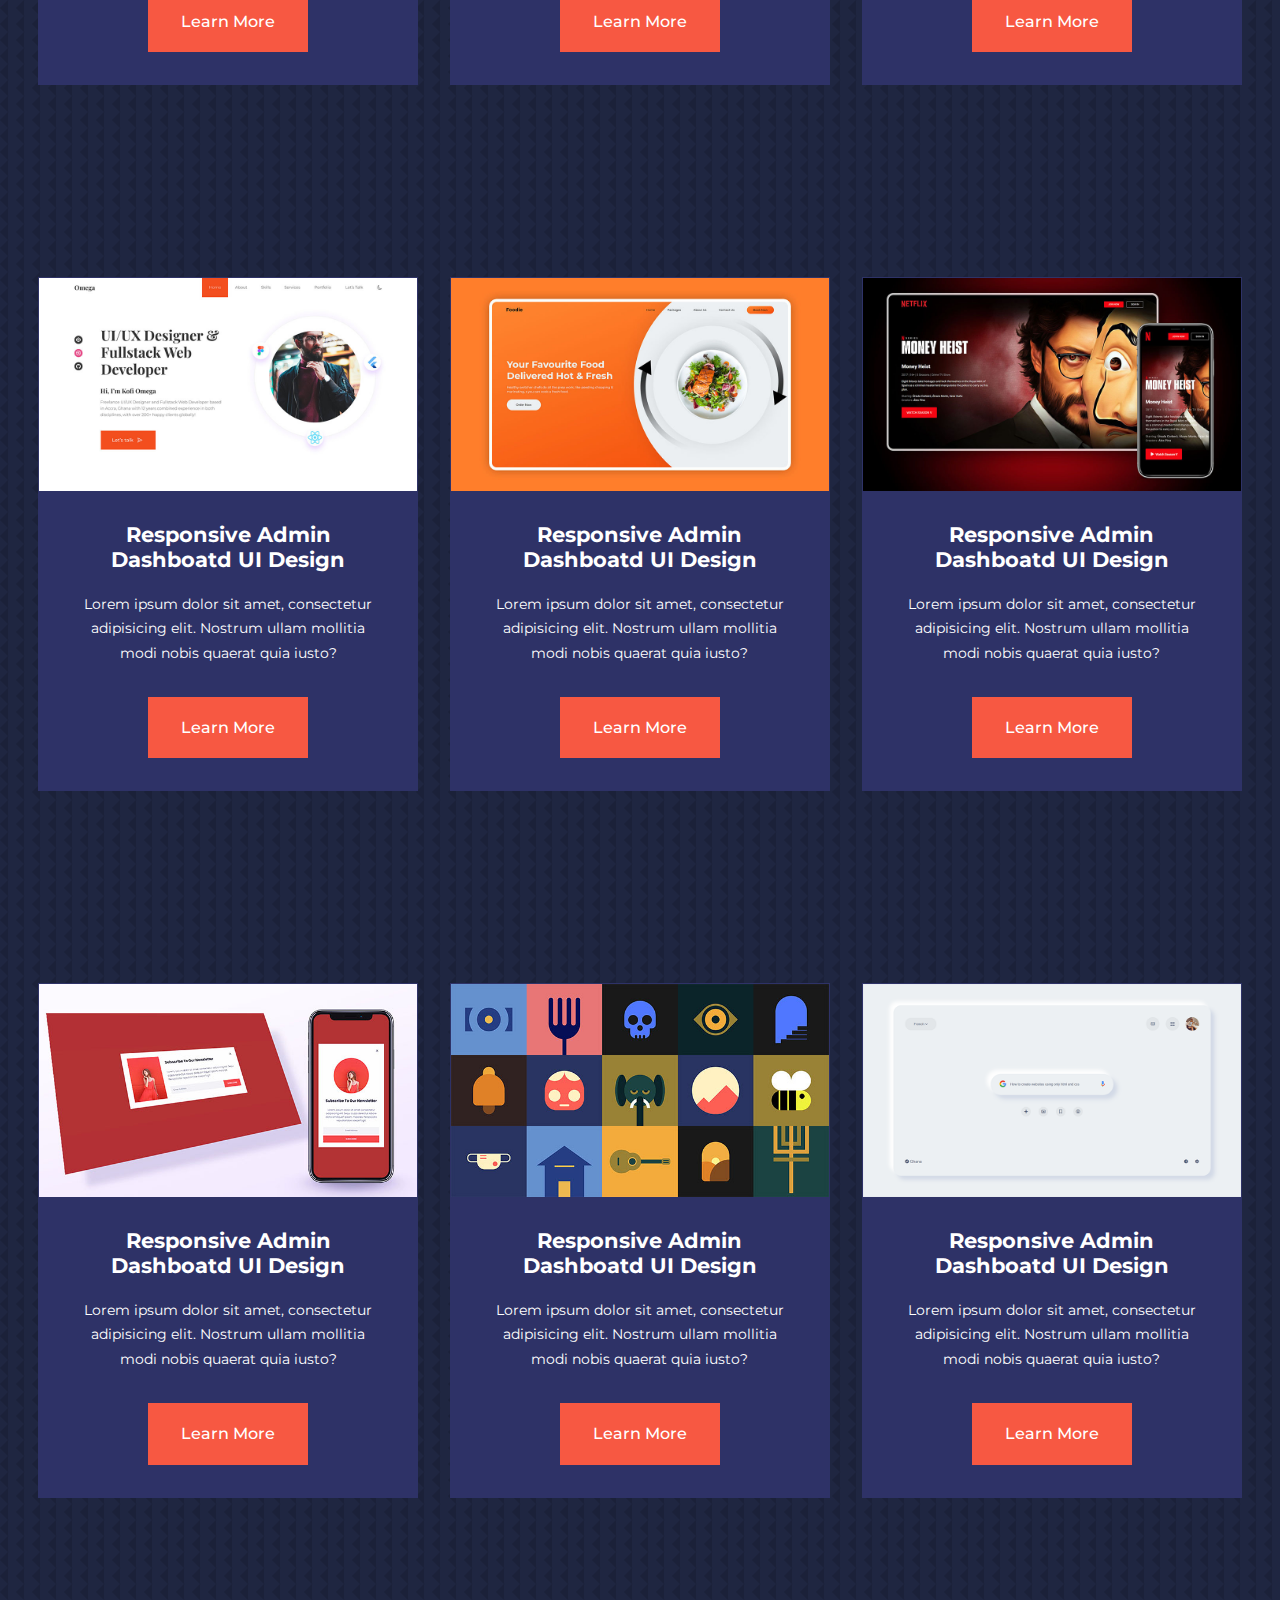
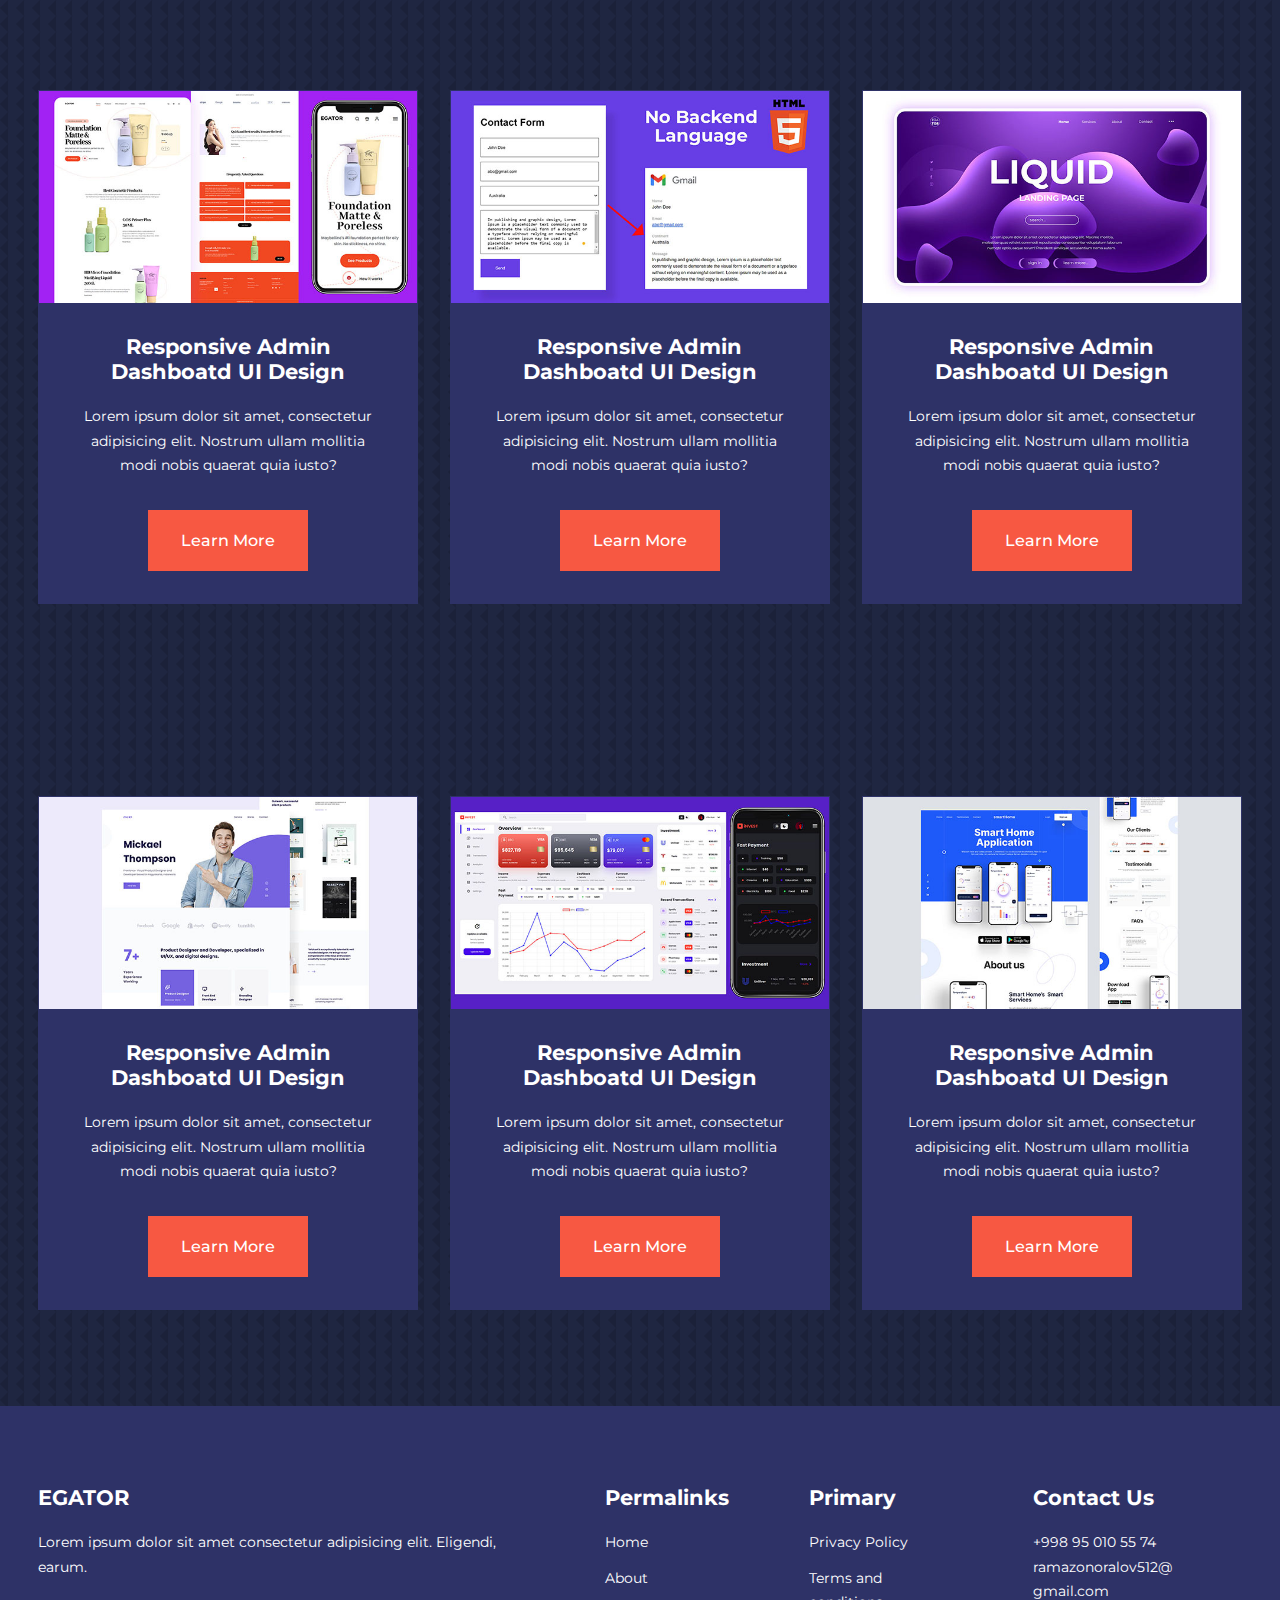
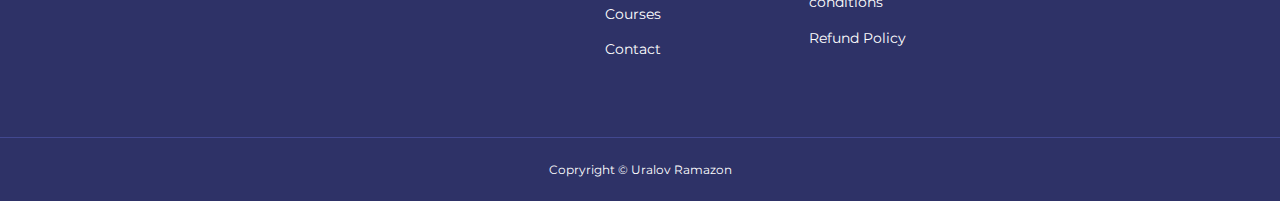
<file: courses.html>
<!DOCTYPE html>
<html lang="en">
<head>
    <meta charset="UTF-8">
    <meta http-equiv="X-UA-Compatible" content="IE=edge">
    <meta name="viewport" content="width=device-width, initial-scale=1.0">
    <title>Document</title>
    <!-- ICONSCOUT CND -->
    <link rel="stylesheet" href="https://unicons.iconscout.com/release/v4.0.8/css/line.css">
    <!-- GOOGLE FONTS (MONTSERRAT) -->
    <link rel="preconnect" href="https://fonts.googleapis.com">
    <link rel="preconnect" href="https://fonts.gstatic.com" crossorigin>
    <link href="https://fonts.googleapis.com/css2?family=DM+Sans:wght@400;500&family=Montserrat:wght@300;400;500;600;700;800;900&family=Poppins:wght@300;400;500;600;700&display=swap" rel="stylesheet">
    <!-- SWIPER JS -->

    <link rel="stylesheet" href="css/style.css">
    <style>
        .courses{
            margin-top: 1rem;
        }
        body{
            background-image: url(./images/bg-texture.png);
        }
    </style>
</head>
<body>
    <nav>
        <div class="container nav__container">
            <a href="inde.html"><h4>EGATOR</h4></a>
            <ul class="nav__menu">
                <li><a href="index.html">Home</a></li>
                <li><a href="about.html">About</a></li>
                <li><a href="courses.html">Courses</a></li>
                <li><a href="contact.html">Contact</a></li>
            </ul>
            <button id="open-menu-btn"><i class="uil uil-bars"></i></button>
            <button id="close-menu-btn"><i class="uil uil-multiply"></i></button>
        </div>
    </nav>


    <!-- _______END OF NAVBAR______ -->



    <section class="courses">
        <h2>Our Popular Courses</h2>
        <div class="container courses__container">
            <article class="course">
                <div class="course__image">
                    <img src="./images/course1.jpg" alt="">
                </div>
                <div class="course__info">
                    <h4>Responsive Social Media Website UI Design</h4>
                <p>
                    Lorem ipsum dolor sit amet, consectetur adipisicing elit. Nostrum ullam mollitia modi nobis quaerat quia iusto?
                </p>
                <a href="courses.html" class="btn btn-primary">Learn More</a>
                </div>
            </article>

            <article class="course">
                <div class="course__image">
                    <img src="./images/course2.jpg" alt="">
                </div>
                <div class="course__info">
                    <h4>Responsive SmartHome Websita Design</h4>
                <p>
                    Lorem ipsum dolor sit amet, consectetur adipisicing elit. Nostrum ullam mollitia modi nobis quaerat quia iusto?
                </p>
                <a href="courses.html" class="btn btn-primary">Learn More</a>
                </div>
            </article>

            <article class="course">
                <div class="course__image">
                    <img src="./images/course3.jpg" alt="">
                </div>
                <div class="course__info">
                    <h4>Responsive Admin Dashboatd UI Design</h4>
                <p>
                    Lorem ipsum dolor sit amet, consectetur adipisicing elit. Nostrum ullam mollitia modi nobis quaerat quia iusto?
                </p>
                <a href="courses.html" class="btn btn-primary">Learn More</a>
                </div>
            </article>

            <article class="course">
                <div class="course__image">
                    <img src="./images/course4.jpg" alt="">
                </div>
                <div class="course__info">
                    <h4>Responsive Admin Dashboatd UI Design</h4>
                <p>
                    Lorem ipsum dolor sit amet, consectetur adipisicing elit. Nostrum ullam mollitia modi nobis quaerat quia iusto?
                </p>
                <a href="courses.html" class="btn btn-primary">Learn More</a>
                </div>
            </article>

            <article class="course">
                <div class="course__image">
                    <img src="./images/course5.jpg" alt="">
                </div>
                <div class="course__info">
                    <h4>Responsive Admin Dashboatd UI Design</h4>
                <p>
                    Lorem ipsum dolor sit amet, consectetur adipisicing elit. Nostrum ullam mollitia modi nobis quaerat quia iusto?
                </p>
                <a href="courses.html" class="btn btn-primary">Learn More</a>
                </div>
            </article>

            <article class="course">
                <div class="course__image">
                    <img src="./images/course6.jpg" alt="">
                </div>
                <div class="course__info">
                    <h4>Responsive Admin Dashboatd UI Design</h4>
                <p>
                    Lorem ipsum dolor sit amet, consectetur adipisicing elit. Nostrum ullam mollitia modi nobis quaerat quia iusto?
                </p>
                <a href="courses.html" class="btn btn-primary">Learn More</a>
                </div>
            </article>

            <article class="course">
                <div class="course__image">
                    <img src="./images/course7.jpg" alt="">
                </div>
                <div class="course__info">
                    <h4>Responsive Admin Dashboatd UI Design</h4>
                <p>
                    Lorem ipsum dolor sit amet, consectetur adipisicing elit. Nostrum ullam mollitia modi nobis quaerat quia iusto?
                </p>
                <a href="courses.html" class="btn btn-primary">Learn More</a>
                </div>
            </article>

            <article class="course">
                <div class="course__image">
                    <img src="./images/course8.jpg" alt="">
                </div>
                <div class="course__info">
                    <h4>Responsive Admin Dashboatd UI Design</h4>
                <p>
                    Lorem ipsum dolor sit amet, consectetur adipisicing elit. Nostrum ullam mollitia modi nobis quaerat quia iusto?
                </p>
                <a href="courses.html" class="btn btn-primary">Learn More</a>
                </div>
            </article>

            <article class="course">
                <div class="course__image">
                    <img src="./images/course9.jpg" alt="">
                </div>
                <div class="course__info">
                    <h4>Responsive Admin Dashboatd UI Design</h4>
                <p>
                    Lorem ipsum dolor sit amet, consectetur adipisicing elit. Nostrum ullam mollitia modi nobis quaerat quia iusto?
                </p>
                <a href="courses.html" class="btn btn-primary">Learn More</a>
                </div>
            </article>

            <article class="course">
                <div class="course__image">
                    <img src="./images/course10.jpg" alt="">
                </div>
                <div class="course__info">
                    <h4>Responsive Admin Dashboatd UI Design</h4>
                <p>
                    Lorem ipsum dolor sit amet, consectetur adipisicing elit. Nostrum ullam mollitia modi nobis quaerat quia iusto?
                </p>
                <a href="courses.html" class="btn btn-primary">Learn More</a>
                </div>
            </article>

            <article class="course">
                <div class="course__image">
                    <img src="./images/course11.jpg" alt="">
                </div>
                <div class="course__info">
                    <h4>Responsive Admin Dashboatd UI Design</h4>
                <p>
                    Lorem ipsum dolor sit amet, consectetur adipisicing elit. Nostrum ullam mollitia modi nobis quaerat quia iusto?
                </p>
                <a href="courses.html" class="btn btn-primary">Learn More</a>
                </div>
            </article>

            <article class="course">
                <div class="course__image">
                    <img src="./images/course12.jpg" alt="">
                </div>
                <div class="course__info">
                    <h4>Responsive Admin Dashboatd UI Design</h4>
                <p>
                    Lorem ipsum dolor sit amet, consectetur adipisicing elit. Nostrum ullam mollitia modi nobis quaerat quia iusto?
                </p>
                <a href="courses.html" class="btn btn-primary">Learn More</a>
                </div>
            </article>

            <article class="course">
                <div class="course__image">
                    <img src="./images/course13.jpg" alt="">
                </div>
                <div class="course__info">
                    <h4>Responsive Admin Dashboatd UI Design</h4>
                <p>
                    Lorem ipsum dolor sit amet, consectetur adipisicing elit. Nostrum ullam mollitia modi nobis quaerat quia iusto?
                </p>
                <a href="courses.html" class="btn btn-primary">Learn More</a>
                </div>
            </article>

            <article class="course">
                <div class="course__image">
                    <img src="./images/course14.jpg" alt="">
                </div>
                <div class="course__info">
                    <h4>Responsive Admin Dashboatd UI Design</h4>
                <p>
                    Lorem ipsum dolor sit amet, consectetur adipisicing elit. Nostrum ullam mollitia modi nobis quaerat quia iusto?
                </p>
                <a href="courses.html" class="btn btn-primary">Learn More</a>
                </div>
            </article>

            <article class="course">
                <div class="course__image">
                    <img src="./images/course15.jpg" alt="">
                </div>
                <div class="course__info">
                    <h4>Responsive Admin Dashboatd UI Design</h4>
                <p>
                    Lorem ipsum dolor sit amet, consectetur adipisicing elit. Nostrum ullam mollitia modi nobis quaerat quia iusto?
                </p>
                <a href="courses.html" class="btn btn-primary">Learn More</a>
                </div>
            </article>

            <article class="course">
                <div class="course__image">
                    <img src="./images/course16.jpg" alt="">
                </div>
                <div class="course__info">
                    <h4>Responsive Admin Dashboatd UI Design</h4>
                <p>
                    Lorem ipsum dolor sit amet, consectetur adipisicing elit. Nostrum ullam mollitia modi nobis quaerat quia iusto?
                </p>
                <a href="courses.html" class="btn btn-primary">Learn More</a>
                </div>
            </article>

            <article class="course">
                <div class="course__image">
                    <img src="./images/course17.jpg" alt="">
                </div>
                <div class="course__info">
                    <h4>Responsive Admin Dashboatd UI Design</h4>
                <p>
                    Lorem ipsum dolor sit amet, consectetur adipisicing elit. Nostrum ullam mollitia modi nobis quaerat quia iusto?
                </p>
                <a href="courses.html" class="btn btn-primary">Learn More</a>
                </div>
            </article>

            <article class="course">
                <div class="course__image">
                    <img src="./images/course18.jpg" alt="">
                </div>
                <div class="course__info">
                    <h4>Responsive Admin Dashboatd UI Design</h4>
                <p>
                    Lorem ipsum dolor sit amet, consectetur adipisicing elit. Nostrum ullam mollitia modi nobis quaerat quia iusto?
                </p>
                <a href="courses.html" class="btn btn-primary">Learn More</a>
                </div>
            </article>
        </div>
    </section>


        <!-- _______COURSES END______ -->






<footer class="footer">
    <div class="container footer__container">
        <div class="footer__1">
            <a href="index.html" class="footer__logo"><h4>EGATOR</h4></a>
            <p>
                Lorem ipsum dolor sit amet consectetur adipisicing elit. Eligendi, earum.
            </p>
        </div>
        <div class="footer__2">
            <h4>Permalinks</h4>
            <ul>
                <li><a href="index.html">Home</a></li>
                <li><a href="about.html">About</a></li>
                <li><a href="courses.html">Courses</a></li>
                <li><a href="contact.html">Contact</a></li>
            </ul>
        </div>

        <div class="footer__3">
            <h4>Primary</h4>
            <ul class="privacy">
                <li><a href="#">Privacy Policy</a></li>
                <li><a href="#">Terms and conditions</a></li>
                <li><a href="#">Refund Policy</a></li>
            </ul>
        </div>

        <div class="footer__4">
            <h4>Contact Us</h4>
        <div>
        <p>+998 95 010 55 74</p>
        <p>ramazonoralov512@
            gmail.com</p>
        </div>

        <ul class="footer__socials">
            <li>
                <a href="#"><i class="uil uil-facebook-f"></i></a>
            </li>
            <li>
                <a href="#"><i class="uil uil-instagram-alt"></i></a>
            </li>
            <li>
                <a href="#"><i class="uil uil-twitter"></i></a>
            </li>
            <li>
                <a href="#"><i class="uil uil-linkedin-alt"></i></a>
            </li>
        </ul>


        </div>

    </div>

    <div class="footer__copyright">
        <small>Copryright &copy; Uralov Ramazon</small>
    </div>
  </footer>



</body>
<script src="js/script.js"></script>
</html>
</file>
<file: css/style.css>
*{
    padding: 0;
    margin: 0;
    border: 0;
    outline: 0;
    text-decoration: none;
    list-style: none;
    box-sizing: border-box;
}
::-webkit-scrollbar {
    width: 12px;
}

::-webkit-scrollbar-track {
    background-color: #e4e4e4;
    border-radius: 100px;
}


::-webkit-scrollbar-thumb {
    background-image: linear-gradient(180deg, #d0368a 0%, #708ad4 99%);
    box-shadow: inset 2px 2px 5px 0 rgba(#fff, 0.5);
    border-radius: 100px;
}
:root{
    --color-primary: #6c63ff;
    --color-success: #00bf8e;
    --color-warning: #f7c94b;
    --color-danger: #f75842;
    --color-danger-variant: rgba(247, 88, 66, 0.4);
    --color-white: #fff;
    --color-light: rgba(255, 255, 255, 0.7);
    --color-black: #000;
    --color-bg: #1f2641;
    --color-bg1: #2e3267;
    --color-bg2: #424890;

    --container-width-lg: 80%;
    --container-width-md: 90%;
    --container-width-lg: 94%;

    --transition: all 400ms ease;
}
body{
    font-family: 'Montserrat', sans-serif;
    line-height: 1.7;
    color: var(--color-white);
    background: var(--color-bg);
}
.container{
    width: var(--container-width-lg);
    margin: 0 auto;
}
section{
    padding: 6rem 0;
}
section h2{
    text-align: center;
    margin-bottom: 4rem;
}
h1, h2, h3, h4, h5{
    line-height: 1.2;
}
h1{
    font-size: 2.4rem;
}
h2{
    font-style: 2rem;
    padding-top: 100px;
}
h3{
    font-size: 1.6rem;
}
h4{
    font-size: 1.3rem;
}
a{
    color: var(--color-white);
}
img{
    width: 100%;
    display: block;
    object-fit: cover;
}
.btn{
    display: inline-block;
    background: var(--color-white);
    color: var(--color-black);
    padding: 1rem 2rem;
    border: 1px solid transparent;
    font-weight: 500;
    transition: var(--transition);
}
.btn:hover{
    background: transparent;
    color: var(--color-white);
    border-color: var(--color-white);
}
.btn-primary{
    background: var(--color-danger);
    color: var(--color-white);
}

/* ___________NAVBAR____________ */

nav{
    background: transparent;
    width: 100vw;
    height: 5rem;
    position: fixed;
    top: 0;
    z-index: 11;
}
/* change scroll javascript */
.window-scroll{
    background: var(--color-primary);
    box-shadow: 0 1rem 2rem rgba(0, 0, 0, 0.2);
}
.nav__container{
    height: 100%;
    display: flex;
    justify-content: space-between;
    align-items: center;
}
nav button{
    display: none;
}
.nav__menu{
    display: flex;
    align-items: center;
    gap: 4rem
}
.nav__menu a{
    font-size: 0.9rem;
    transition: var(--transition);
}
.nav__menu a:hover{
    color: var(--color-bg2);
}

/* ___________HEADER____________ */

header{
    position: relative;
    top: 5rem;
    overflow: hidden;
    height: 70vh;
    margin-bottom: 5rem;
}
.header__container{
    display: grid;
    grid-template-columns: 1fr 1fr;
    align-items: center;
    gap: 5rem;
    height: 100%;
}
.header__left p{
    margin: 1rem 0 2.4rem;
}


/* ___________CATEGORIES____________ */


.categories{
    width: 100%;
    display: grid;
    grid-template-columns: 100%;
    background-color: #2e3267;
    height: 32rem;
}
.categories h1{
    line-height: 1;
    margin-bottom: 2rem;
    padding-top: 130px;
}
.categories__container{
    display: grid;
    grid-template-columns: 40% 60%;
}
.categories__left{
    margin-right: 4rem;
}
.categories__left p{
    margin: 1rem 0 3rem;
}
.categories__right{
    display: grid;
    grid-template-columns: repeat(3, 1fr);
    gap: 1.2rem;
    margin-top: 150px;
}
.category{
    background: var(--color-bg2);
    padding: 2rem;
    border-radius: 2rem;
    transition: var(--transition);
}
.category:hover{
    box-shadow: 0 3rem 3rem rgba(0, 0, 0, 0.3);
    z-index: 1;
}
.category:nth-child(2) .category__icons{
    background: var(--color-danger);
}
.category:nth-child(3) .category__icons{
    background: var(--color-success);
}
.category:nth-child(4) .category__icons{
    background: var(--color-warning);
}
.category:nth-child(5) .category__icons{
    background: var(--color-success);
}

.category__icons{
    background: var(--color-primary);
    padding: 0.7rem;
    border-radius: 0.9rem;
}
.category h5{
    margin: 2rem 0 1rem;
}
.category p{
    font-size: 0.85rem;
}

/* ___________POPULAR CORUSES____________ */

.course{
    margin-top: 10rem;
}
.courses__container{
    display: grid;
    grid-template-columns: repeat(3, 1fr);
    gap: 2rem;
}
.course{
    background: var(--color-bg1);
    text-align: center;
    border: 1px solid transparent;
    transition: var(--transition);
}
.course:hover{
    background: transparent;
    border-color: var(--color-primary);
}
.course__info{
    padding: 2rem;
}
.course__info p{
    margin: 1.2rem 0 2rem;
    font-size: 0.9rem;
}


/* ___________FAQs____________ */

.faqs{
    background: var(--color-bg1);
    box-shadow: inset 0 0 3rem rgba(0, 0, 0, 0.5);
}

.faqs__container{
    display: grid;
    grid-template-columns: 1fr 1fr;
    gap: 1rem;
}
.faq{
    padding: 2rem;
    display: flex;
    align-items: center;
    gap: 1.4rem;
    height: fit-content;
    background: var(--color-primary);
    cursor: pointer;
}
.faq h4{
    font-size: 1rem;
    line-height: 2.2;
}
.faq__icon{
    align-self: flex-start;
    font-size: 1.2rem;
}
.faq p{
    margin-top: 0.8rem;
    display: none;
}
.faq.open p{
    display: block;
}


/* ___________TESTIMONIALS____________ */

.testimonials__container{
    overflow: hidden;
    position: relative;
    margin-bottom: 5rem;
}
.testimonial{
    padding-top: 2rem;
}
.avatar{
    width: 6rem;
    height: 6rem;
    border-radius: 50%;
    overflow: hidden;
    margin: 0 auto 1rem;
    border: 1rem solid var(--color-bg1);
}
.terminal__info{
    text-align: center;
}
.testimonial__body{
    background: var(--color-primary);
    padding: 2rem;
    margin-top: 3rem;
    position: relative;
}
.testimonial__body::before{
    content: "";
    display: block;
    background: linear-gradient(125deg, transparent, var(--color-primary), var(--color-primary), var(--color-primary));
    width: 3rem;
    height: 3rem;
    position: absolute;
    left: 47.5%;
    top: -1.5rem;
    transform: rotate(45deg);

}

/* ___________FOOTER____________ */




footer {
    background: var(--color-bg1);
    padding-top: 5rem;
    font-size: 0.9rem;
}

.footer__container {
    display: grid;
    grid-template-columns: repeat(4, 1fr);
    gap: 5rem;
}

.footer__container > div h4 {
    margin-bottom: 1.2rem;
}

.footer__1 p {
    margin: 0 0 2rem;
} 

footer ul li {
    margin-bottom: 0.7rem;
}


footer ul li a:hover {
    text-decoration: underline;
}

.footer__socials {
    display: flex;
    gap: 1rem;
    font-size: 1.2rem;
    margin-top: 2rem;
}


.footer__copyright {
    text-align: center;
    margin-top: 4rem;
    padding: 1.2rem 0;
    border-top: 1px solid var(--color-bg2);
}
.footer__container{
    display: flex;
    justify-content: space-around;
}



/* ____________MEDIA QUERIES (TABLETS)___________ */


@media screen and (max-width: 1024px) {
    .container {
        width: var(--container-width-md);
    }

    h1{
        font-size: 2.2rem;
    }

    h2{
        font-size: 1.7rem;
    }

    h3{
        font-size: 1.4rem;
    }

    h4{
        font-size: 1.2rem;
    }

    nav button {
        display: inline-block;
        background: transparent;
        font-size: 1.8rem;
        color: var(--color-white);
        cursor: pointer;
    }

    nav button#close-menu-btn {
        display: none;
    }

    .nav__menu {
        position: fixed;
        top: 5rem;
        right: 5%;
        height: fit-content;
        width: 18rem;
        flex-direction: column;
        gap: 0;
        display: none;
    }

    .nav__menu li{
        width: 100%;
        height: 5.8rem;
        animation: animateNavItems 400ms linear forwards;
        transform-origin: top right;
        opacity: 0;
    }

    .nav__menu li:nth-child(2){
        animation-delay: 200ms;
    }

    .nav__menu li:nth-child(3){
        animation-delay: 400ms;
    }

    .nav__menu li:nth-child(4){
        animation-delay: 600ms;
    }




    @keyframes animateNavItems {
        0%{
            transform: rotateZ(-90deg) rotateX(90deg) scale(0.1);
        }
        100%{
            transform: rotateZ(0) rotateX(0) scale(1); 
            opacity: 1;
        }
    }

    .nav__menu li a {
        background: var(--color-primary);
        box-shadow: -4rem 6rem 10rem rgba(0, 0, 0, 0. 6);
        width: 100%;
        height: 100%;
        display: grid;
        place-items: calc();

    }

    .nav__menu li a:hover{
        background: var(--color-bg2);
        color: var(--color-white);

    
    }
    
    
    header{
        height: 52vh;
        margin-bottom: 4rem;
    }

    .header__container {
        gap: 0;
        padding-bottom: 3rem;
    }

    .categories {
        height: auto;
    }

    .categories__container {
        grid-template-columns: 1fr;
        gap: 3rem;
    }

    .categories__left {
        margin-left: 0;
    }

    .courses {
        margin-top: 0;
    }

    .courses__container {
        grid-template-columns: 1fr 1fr;
    }

    .faqs__container {
        grid-template-columns: 1fr;
    
    }

    .faq {
        padding: 1.5rem;
    }
    .footer__container {
        display: flex;
        justify-content: space-between;
        grid-template-columns: 1fr 1fr;
    }

}

@media screen and (max-width: 600px) {

    .container {
        width: var(--container-width-md);
    }

    .nav__menu {
        right: 3%;
    }

    header {
        height: 100vh;
    }

    .header__container {
        grid-template-columns: 1fr;
        text-align: center;
        margin-top: 0;
    }

    .header__left p {
        margin-bottom: 1.3rem;
    }

    .categories__right {
        grid-template-columns: 1fr 1fr;
        gap: 0.7rem;
    }

    .category {
        padding: 1rem;
        border-radius: 1rem
    }

    .category__icon {
        margin-top: 4px;
        display: inline-block;
    }

    .courses__container {
        grid-template-columns: 1fr;
    }

    .testimonials__body {
        padding: 1.2rem;
    }

    .footer__container {
        grid-template-columns: 1fr;
        text-align: center;
        gap: 2rem;
    }

    .footer__1 p {
        margin: 1rem auto;
    }

    .footer__socials {
        justify-content: center;
    }



}
</file>
<file: css/about.css>
/* _________ACHIEVEMENTS_________ */

.about__achievements{
    margin-top: 3rem;
}

.about__achievements-container{
    display: grid;
    grid-template-columns: 35% 60%;
    gap: 5rem;
}
.about__achievements-right > p{
    width: 600px;
    margin: 1.6rem 0 2.5rem;
}
.about__achievements-right h1{
    padding-top: 100px;
}
.achievements__cards{
    display: grid;
    grid-template-columns: repeat(3, 1fr);
    gap: 1.5rem;
}

.achievement__card{
    background: var(--color-bg1);
    padding: 1.6rem;
    border-radius: 1rem;
    text-align: center;
    transition: var(--transition);
}
.achievement__card:hover{
    background: var(--color-bg2);
    box-shadow: 0 3rem 3rem rgba(0, 0, 0, 0.3);
}

.achievelement__icon{
    background: var(--color-danger);
    padding: 0.6rem;
    border-radius: 1rem;
    display: inline-block;
    margin-bottom: 2rem;
    font-size: 2rem;
}
.achievement__card:nth-child(2)
 .achievelement__icon{
    background: var(--color-success);
 }

 .achievement__card:nth-child(3)
 .achievelement__icon{
    background: var(--color-primary);
 }

 .achievement__card p{
    margin-top: 1rem;
 }


 /* _________TEAM_________ */

 .team{
    background-color: var(--color-bg1);
    box-shadow: inset 0 0 3rem rgba(0, 0, 0, 0.5);
 }
 .team__container{
    display: grid;
    grid-template-columns: repeat(4, 1fr);
    gap: 2rem;
 }
 .team__member{
    background: var(--color-bg2);
    padding: 2rem;
    border: 1px solid transparent;
    transition: var(--transition);
    position: relative;
    overflow: hidden;
 }
 .team__member:hover{
    background: transparent;
    border-color: var(--color-primary);
 }

.team__member-image img{
    filter: saturate(0);
}
.team__member:hover img{
    filter: saturate(1);
}

.team__member-info *{
    text-align: center;
    margin-top: 1.4rem;
}

.team__member-info p{
    color: var(--color-light);
}

.team__member-socials{
    position: absolute;
    top: 50%;
    transform: translateY(-50%);
    right: -100%;
    display: flex;
    flex-direction: column;
    background: var(--color-primary);
    border-radius: 1rem 0 0 1rem;
    box-shadow: -2rem 0 2rem rgba(0, 0, 0, 0.3);
    transition: var(--transition);
}
.team__member:hover .team__member-socials{
    right: 0;
}
.team__member-socials a{
    padding: 2rem;
}

/* ____________MEDIA QUERIAS (TABLETS)____________ */
@media screen and (max-width: 1024px) {

    .about__achievements {
        margin-top: 2rem;
    }

    .about__achievements-container {
        grid-template-columns: 1fr;
        gap: 4rem;
    }

    .about__achievements-left {
        width: 80%;
        margin: 0 auto;
    }

    .team__container {
        grid-template-columns: repeat(3, 1fr);
        gap: 1rem;
    }

    .team__member {
        padding: 1rem;
    }

}

@media screen and (max-width: 600px) {

    .achievement__card {
        grid-template-columns: 1fr 1fr;
        gap: 0.7rem;
    }

    .team__container {
        grid-template-columns: 1fr 1fr;
        gap: 0.7rem;
    }

    .team__member {
        padding: 0;
    }

    .team__member p {
        margin-bottom: 1.5rem;
    }

}
</file>
<file: css/contact.css>
.contact__container{
    background: var(--color-bg1);
    padding: 4rem;
    display: grid;
    grid-template-columns: 40% 60%;
    gap: 4rem;
    height: 30rem;
    margin: 7rem auto;
    border-radius: 1rem;
}

/* ________ASIDE______ */

.contact__aside{
    background: var(--color-primary);
    padding: 3rem;
    border-radius: 1rem;
    position: relative;
    bottom: 10rem;
}

.aside__image{
    width: 12rem;
    margin-bottom: 2rem;
}

.contact__aside h2{
    text-align-last: left;
    margin-bottom: 1rem;
}

.contact__aside p{
    font-size: 0.9rem;
    margin-bottom: 2rem;
}

.contact__details li{
    display: flex;
    gap: 1rem;
    align-items: center;
    margin-bottom: 1rem;
}

.contact__socials{
    display: flex;
    gap: 0.8rem;
    margin-top: 3rem;
}

.contact__socials a{
    background: var(--color-bg2);
    padding: 0.5rem;
    border-radius: 50%;
    font-size: 0.9rem;
    transition: var(--transition);
}

.contact__socials a:hover{
    background: transparent;
}

/* ________FORM_______ */

.contact__form{
    display: flex;
    flex-direction: column;
    gap: 1.2rem;
    margin-right: 4rem;
}

.form__name{
    display: flex;
    gap: 1.2rem;
}

.contact__form input[type="text"]{
    width: 50%;
}

input, textarea{
    width: 100%;
    padding: 1rem;
    background: var(--color-bg);
    color: var(--color-white);
}

.contact__form .btn{
    width: max-content;
    margin-top: 1rem;
    cursor: pointer;
}

/* ________MEDIA QUERIAS (TABLES)_______ */

@media screen and (max-width: 1024px) {

    .contact__container {
        gap: 1.5rem;
        margin-top: 3rem;
        height: auto;
        padding: 1.5rem;
    }


    .contact__aside {
        width: auto;
        height: auto;
        padding: 1.5rem;
        bottom: 0;
    }

    .contact__form {
        align-self: center;
        margin-right: 1.5rem;
    }


}

@media screen and (max-width: 600px) {

    .contact__container {
        grid-template-columns: 1fr;
        gap: 3rem;
        margin-top: 0;
        padding: 0;
    }

    .contact__form {
        margin: 0 1.5rem 3rem;
    }

    .form__name {
        flex-direction: column;
    }

    .form__name input[type="text"] {
        width: 100%;
    }

    .aside > img {
        width: 70%;
        position: relative;
        left: 108px;
    }

    .footer__container{
        width: auto;
        height: auto;
    }

}
</file>
